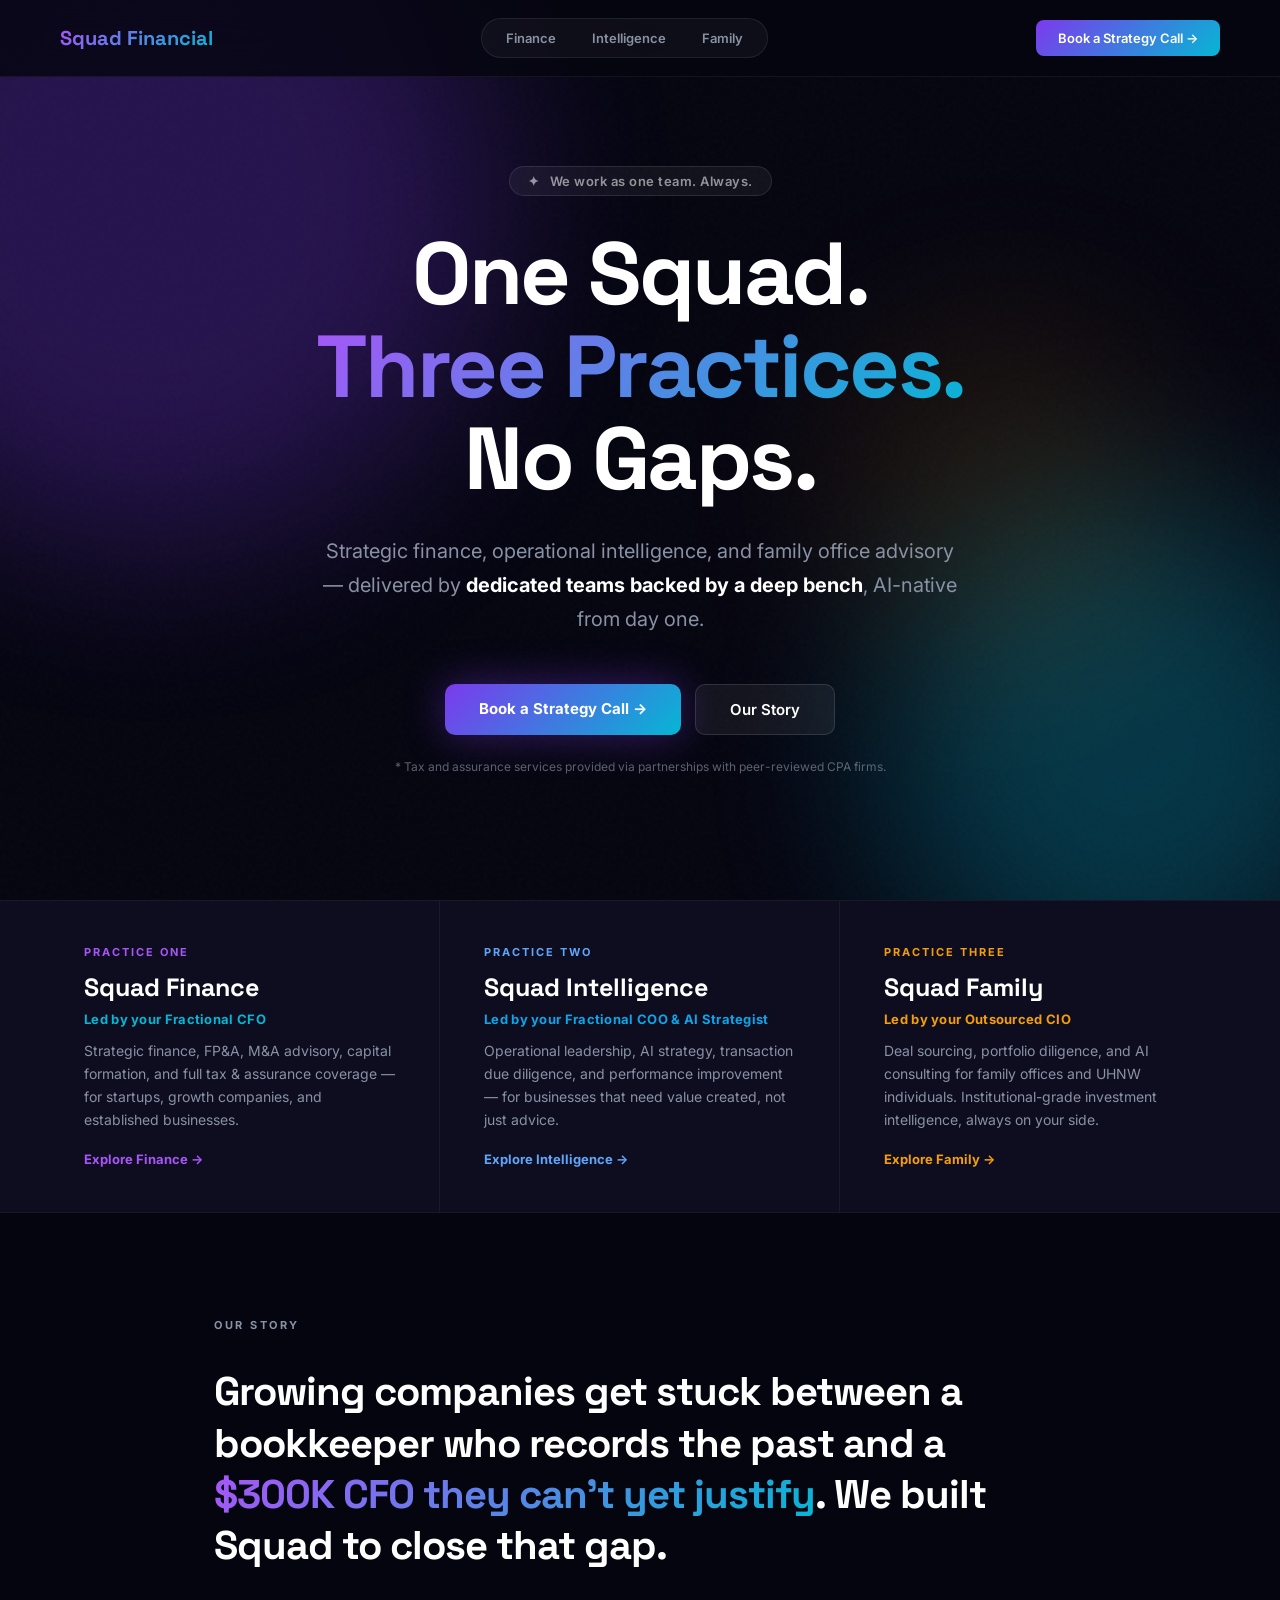
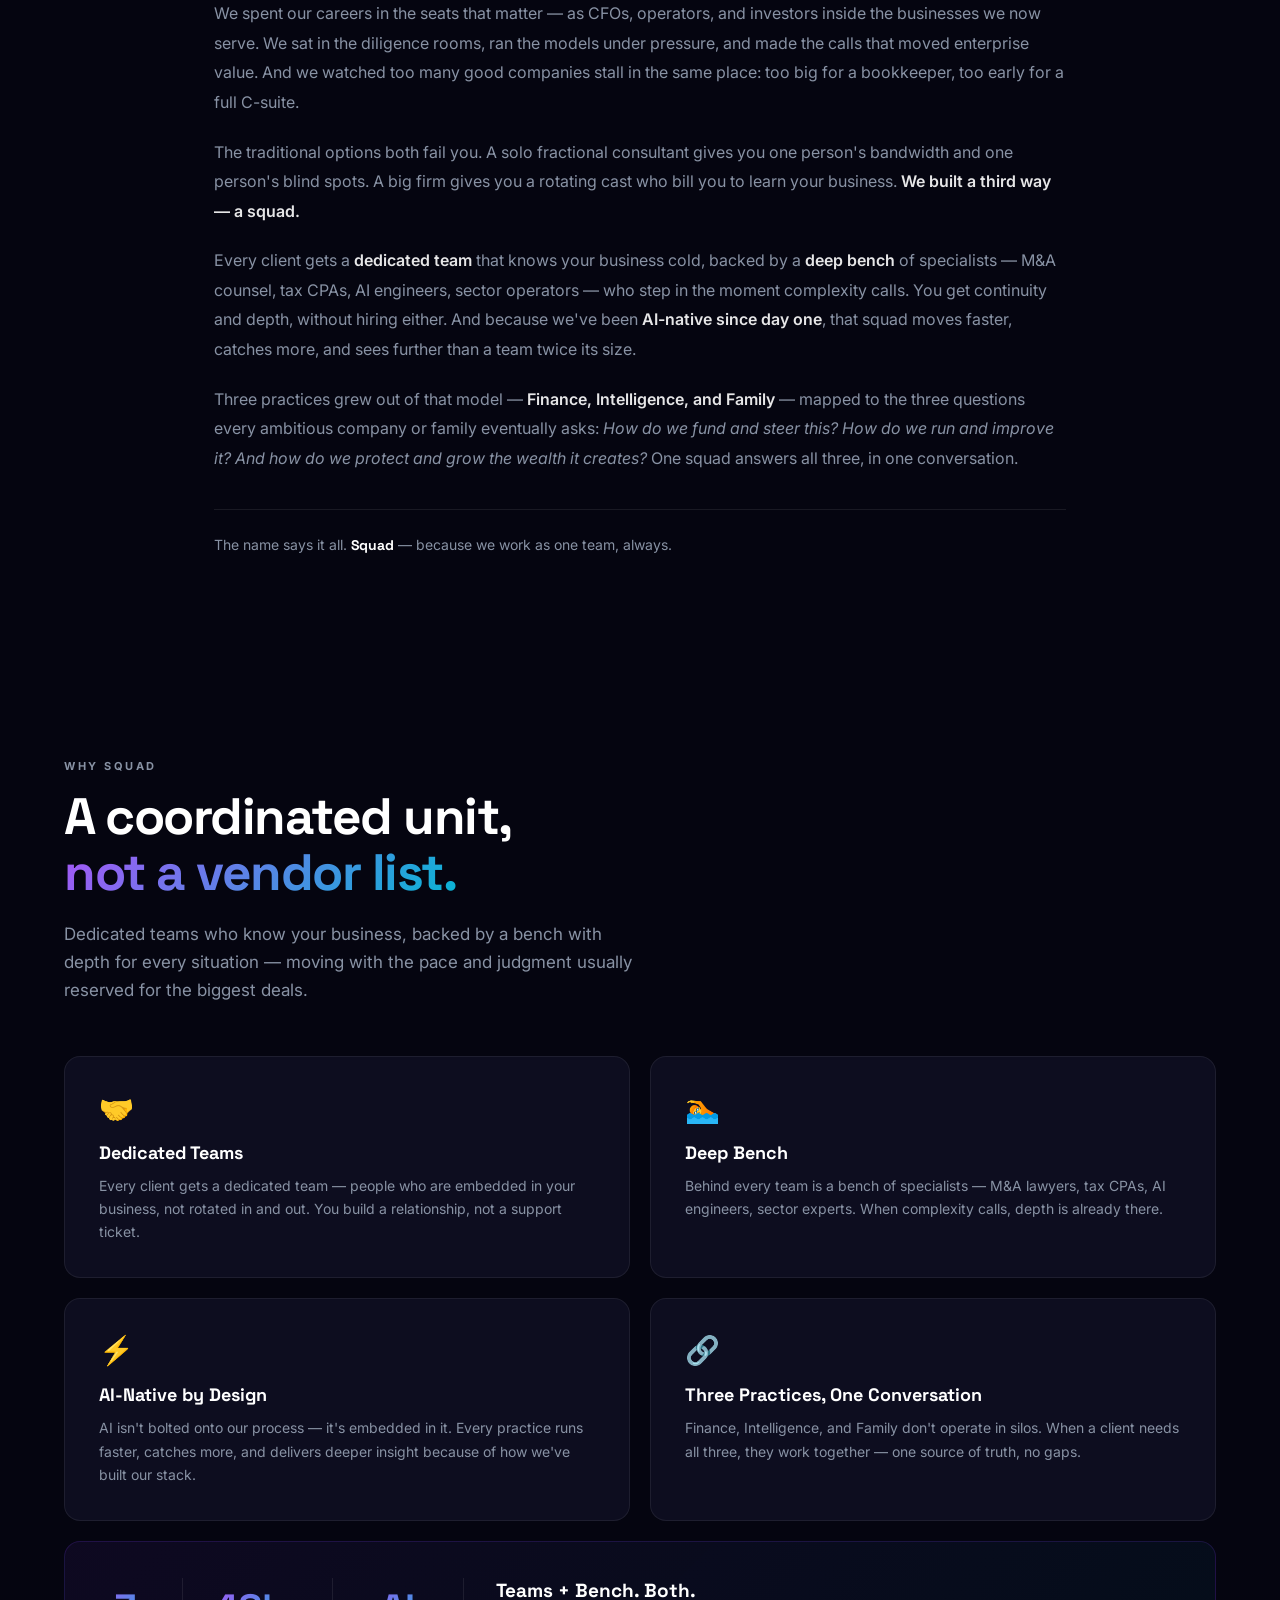
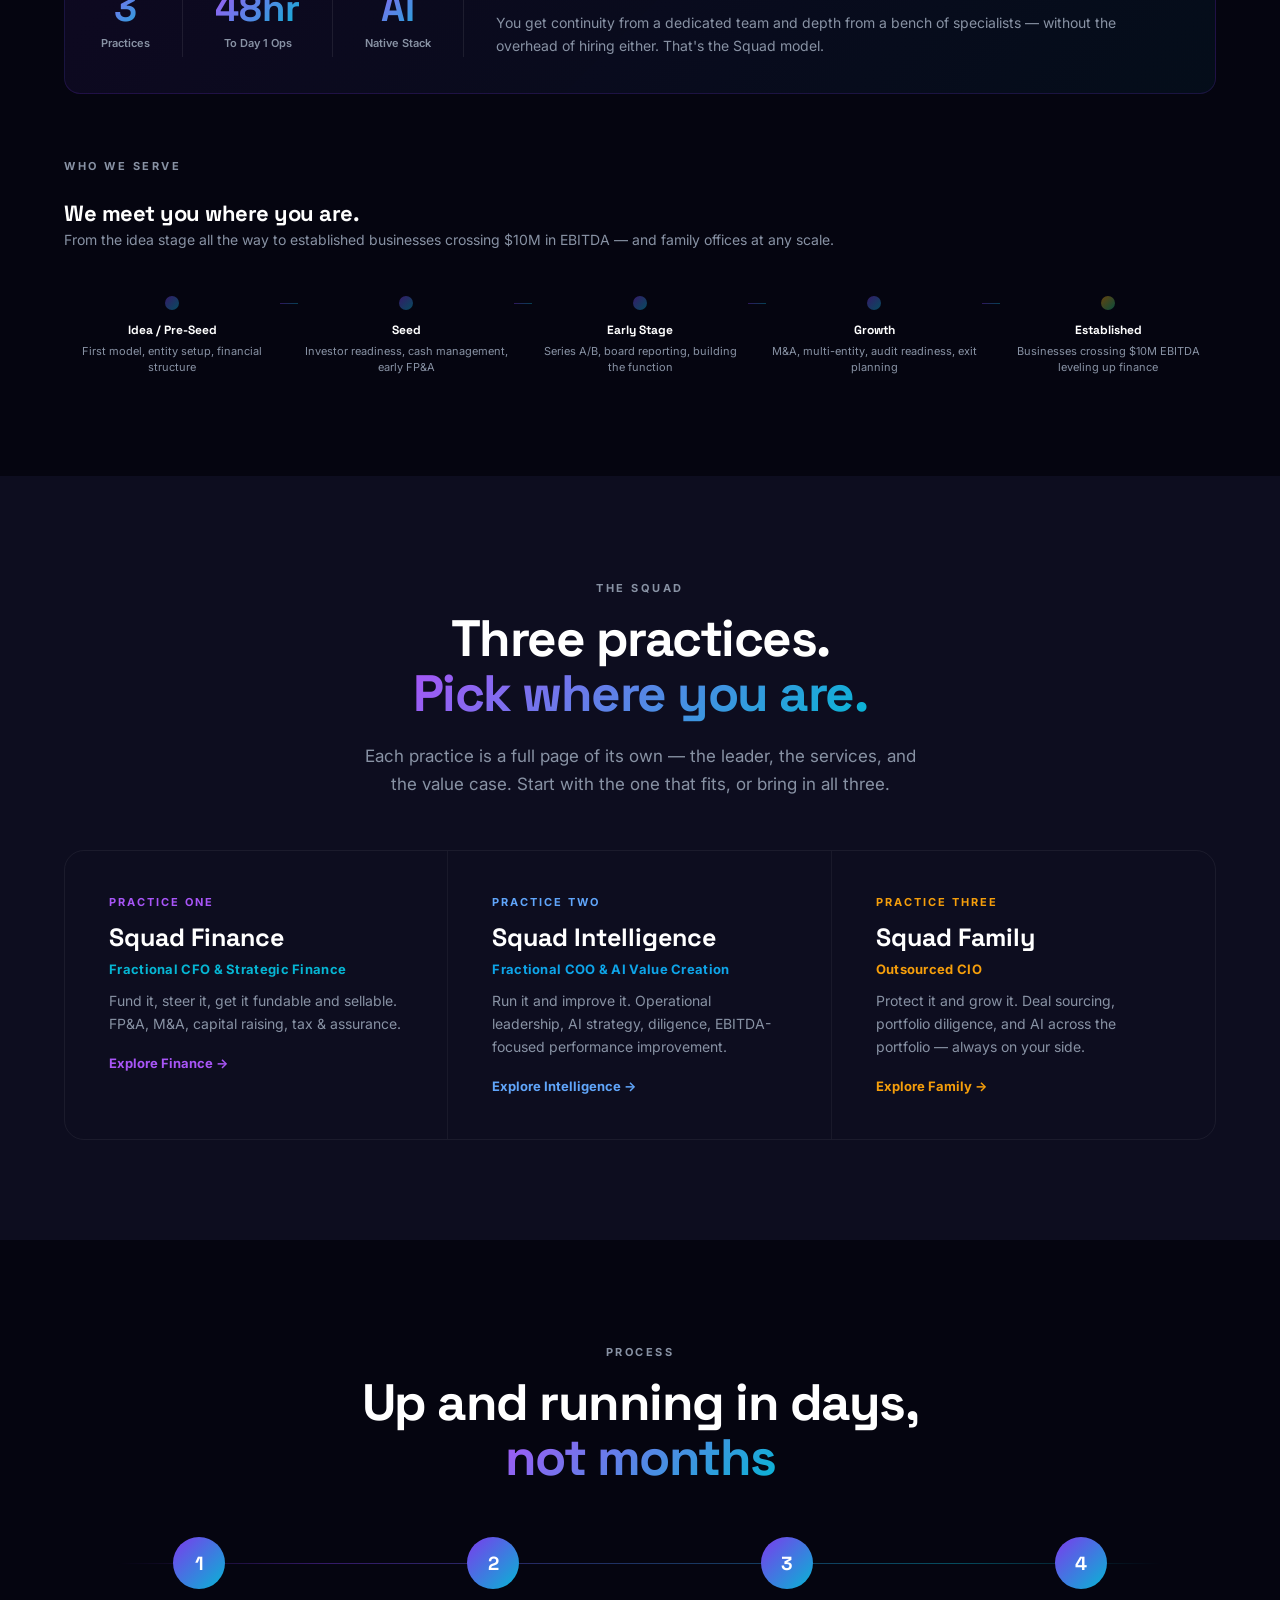
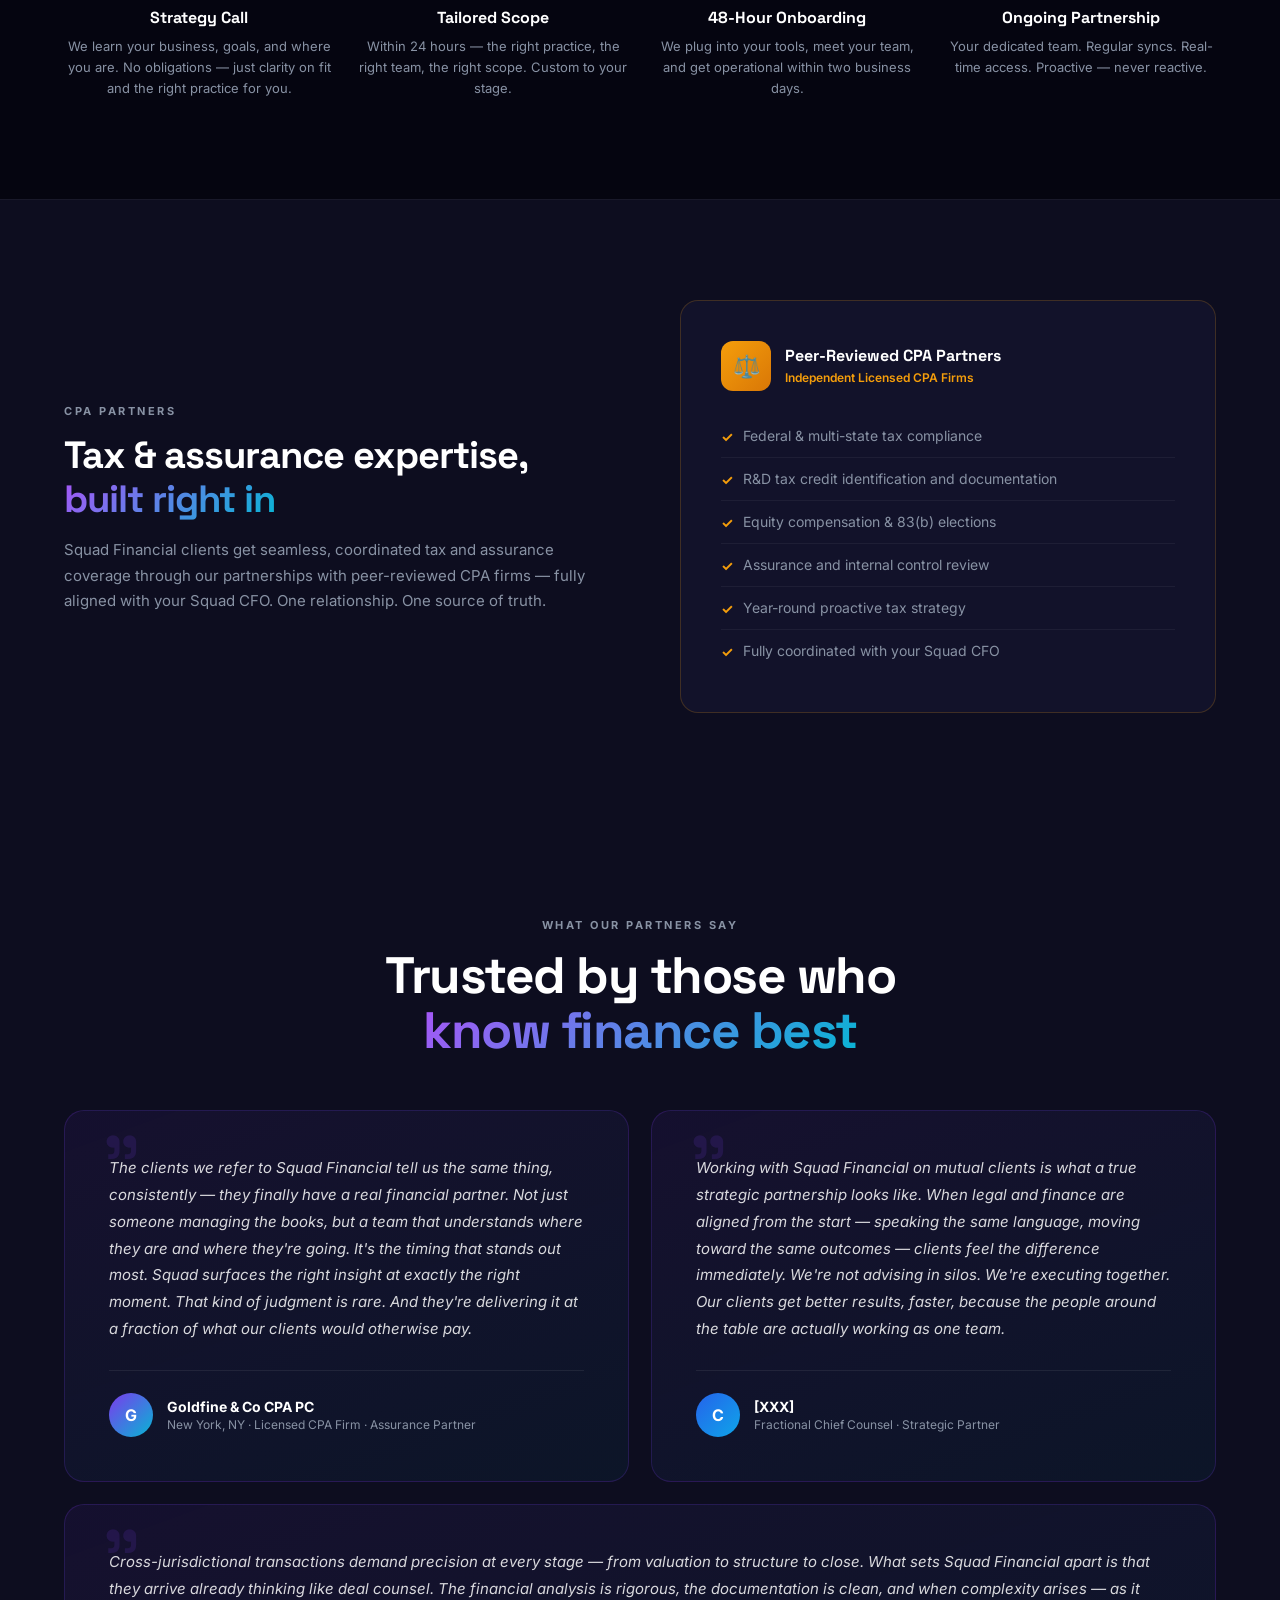
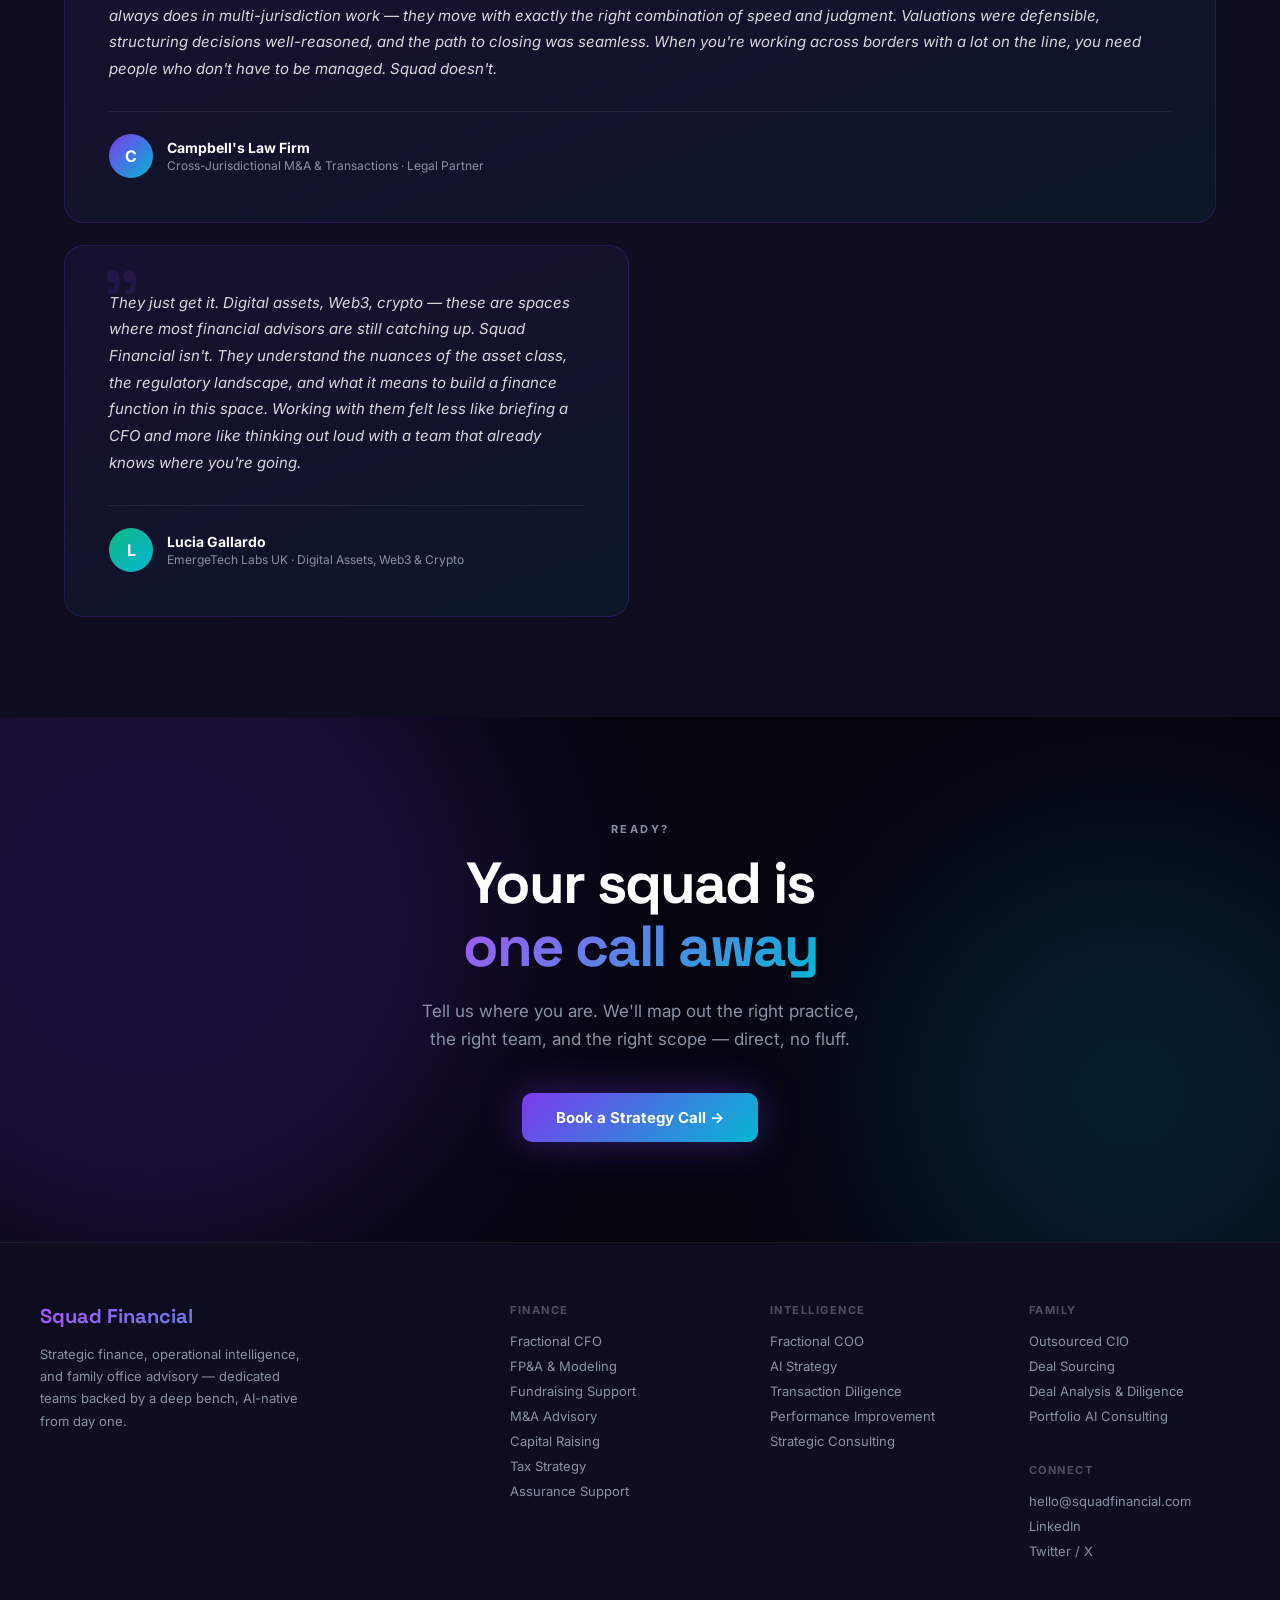
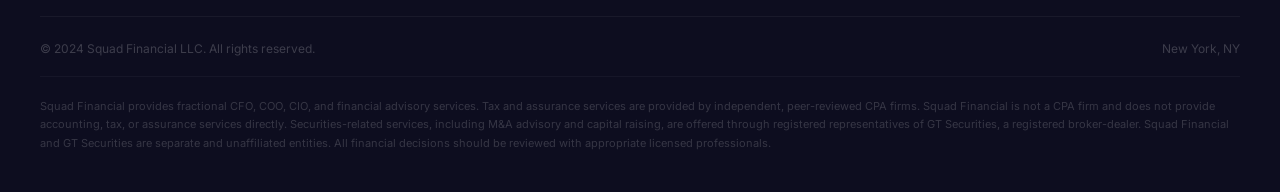
<file: index.html>
<!DOCTYPE html>
<html lang="en">
<head>
  <meta charset="UTF-8" />
  <meta name="viewport" content="width=device-width, initial-scale=1.0" />
  <title>Squad Financial — Strategic Finance, Intelligence & Family Advisory</title>
  <link rel="preconnect" href="https://fonts.googleapis.com" />
  <link rel="preconnect" href="https://fonts.gstatic.com" crossorigin />
  <link href="https://fonts.googleapis.com/css2?family=Inter:wght@400;500;600;700;800;900&family=Space+Grotesk:wght@400;500;600;700&display=swap" rel="stylesheet" />
  <link rel="stylesheet" href="styles.css" />
</head>
<body>

  <nav>
    <a href="index.html" class="nav-logo">Squad Financial</a>
    <div class="nav-practices">
      <a href="finance.html" class="nav-practice fin">Finance</a>
      <a href="intelligence.html" class="nav-practice intel">Intelligence</a>
      <a href="family.html" class="nav-practice fam">Family</a>
    </div>
    <a href="mailto:hello@squadfinancial.com" class="nav-cta">Book a Strategy Call →</a>
  </nav>

  <section class="hero" id="home">
    <div class="orb orb-1"></div>
    <div class="orb orb-2"></div>
    <div class="orb orb-3"></div>
    <div class="hero-content">
      <div class="hero-badge">✦ &nbsp; We work as one team. Always.</div>
      <h1>One Squad.<br/><span class="grad-text-f">Three Practices.</span><br/>No Gaps.</h1>
      <p class="hero-sub">Strategic finance, operational intelligence, and family office advisory — delivered by <strong>dedicated teams backed by a deep bench</strong>, AI-native from day one.</p>
      <div class="hero-actions">
        <a href="mailto:hello@squadfinancial.com" class="btn-primary">Book a Strategy Call →</a>
        <a href="#story" class="btn-ghost">Our Story</a>
      </div>
      <p style="margin-top:24px;font-size:12px;color:rgba(136,146,164,0.65);">* Tax and assurance services provided via partnerships with peer-reviewed CPA firms.</p>
    </div>
  </section>

  <div class="divisions-bar">
    <div class="divisions-grid">
      <a href="finance.html" class="division-entry fin">
        <span class="division-tag">Practice One</span>
        <div class="division-name">Squad Finance</div>
        <div class="division-lead">Led by your Fractional CFO</div>
        <p class="division-desc">Strategic finance, FP&A, M&A advisory, capital formation, and full tax & assurance coverage — for startups, growth companies, and established businesses.</p>
        <span class="division-arrow">Explore Finance →</span>
      </a>
      <a href="intelligence.html" class="division-entry intel">
        <span class="division-tag">Practice Two</span>
        <div class="division-name">Squad Intelligence</div>
        <div class="division-lead">Led by your Fractional COO & AI Strategist</div>
        <p class="division-desc">Operational leadership, AI strategy, transaction due diligence, and performance improvement — for businesses that need value created, not just advice.</p>
        <span class="division-arrow">Explore Intelligence →</span>
      </a>
      <a href="family.html" class="division-entry fam">
        <span class="division-tag">Practice Three</span>
        <div class="division-name">Squad Family</div>
        <div class="division-lead">Led by your Outsourced CIO</div>
        <p class="division-desc">Deal sourcing, portfolio diligence, and AI consulting for family offices and UHNW individuals. Institutional-grade investment intelligence, always on your side.</p>
        <span class="division-arrow">Explore Family →</span>
      </a>
    </div>
  </div>

  <!-- STORY -->
  <section id="story" class="story-section div-section-fin">
    <div class="story-inner reveal">
      <span class="section-label neutral">Our Story</span>
      <p class="story-lead">Growing companies get stuck between a bookkeeper who records the past and a <em>$300K CFO they can't yet justify</em>. We built Squad to close that gap.</p>
      <div class="story-body">
        <p>We spent our careers in the seats that matter — as CFOs, operators, and investors inside the businesses we now serve. We sat in the diligence rooms, ran the models under pressure, and made the calls that moved enterprise value. And we watched too many good companies stall in the same place: too big for a bookkeeper, too early for a full C-suite.</p>
        <p>The traditional options both fail you. A solo fractional consultant gives you one person's bandwidth and one person's blind spots. A big firm gives you a rotating cast who bill you to learn your business. <strong>We built a third way — a squad.</strong></p>
        <p>Every client gets a <strong>dedicated team</strong> that knows your business cold, backed by a <strong>deep bench</strong> of specialists — M&A counsel, tax CPAs, AI engineers, sector operators — who step in the moment complexity calls. You get continuity and depth, without hiring either. And because we've been <strong>AI-native since day one</strong>, that squad moves faster, catches more, and sees further than a team twice its size.</p>
        <p>Three practices grew out of that model — <strong>Finance, Intelligence, and Family</strong> — mapped to the three questions every ambitious company or family eventually asks: <em>How do we fund and steer this? How do we run and improve it? And how do we protect and grow the wealth it creates?</em> One squad answers all three, in one conversation.</p>
      </div>
      <div class="story-signature">The name says it all. <strong>Squad</strong> — because we work as one team, always.</div>
    </div>
  </section>

  <section id="why">
    <div class="section-inner">
      <div class="reveal">
        <span class="section-label neutral">Why Squad</span>
        <h2 class="section-title">A coordinated unit,<br/><span class="grad-text-f">not a vendor list.</span></h2>
        <p class="section-sub">Dedicated teams who know your business, backed by a bench with depth for every situation — moving with the pace and judgment usually reserved for the biggest deals.</p>
      </div>
      <div class="why-grid">
        <div class="why-card reveal">
          <span class="why-icon">🤝</span>
          <h3>Dedicated Teams</h3>
          <p>Every client gets a dedicated team — people who are embedded in your business, not rotated in and out. You build a relationship, not a support ticket.</p>
        </div>
        <div class="why-card reveal">
          <span class="why-icon">🏊</span>
          <h3>Deep Bench</h3>
          <p>Behind every team is a bench of specialists — M&A lawyers, tax CPAs, AI engineers, sector experts. When complexity calls, depth is already there.</p>
        </div>
        <div class="why-card reveal">
          <span class="why-icon">⚡</span>
          <h3>AI-Native by Design</h3>
          <p>AI isn't bolted onto our process — it's embedded in it. Every practice runs faster, catches more, and delivers deeper insight because of how we've built our stack.</p>
        </div>
        <div class="why-card reveal">
          <span class="why-icon">🔗</span>
          <h3>Three Practices, One Conversation</h3>
          <p>Finance, Intelligence, and Family don't operate in silos. When a client needs all three, they work together — one source of truth, no gaps.</p>
        </div>
      </div>
      <div class="bench-highlight reveal">
        <div class="bench-stat"><div class="bench-stat-num">3</div><div class="bench-stat-label">Practices</div></div>
        <div class="bench-divider"></div>
        <div class="bench-stat"><div class="bench-stat-num">48hr</div><div class="bench-stat-label">To Day 1 Ops</div></div>
        <div class="bench-divider"></div>
        <div class="bench-stat"><div class="bench-stat-num">AI</div><div class="bench-stat-label">Native Stack</div></div>
        <div class="bench-divider"></div>
        <div class="bench-text">
          <h3>Teams + Bench. Both.</h3>
          <p>You get continuity from a dedicated team and depth from a bench of specialists — without the overhead of hiring either. That's the Squad model.</p>
        </div>
      </div>
      <div class="reveal" style="margin-top:60px;">
        <span class="section-label neutral">Who We Serve</span>
        <h3 style="font-family:'Space Grotesk',sans-serif;font-size:22px;font-weight:700;letter-spacing:-0.5px;margin:10px 0 4px;">We meet you where you are.</h3>
        <p style="color:var(--gray);font-size:14px;">From the idea stage all the way to established businesses crossing $10M in EBITDA — and family offices at any scale.</p>
      </div>
      <div class="journey-bar reveal">
        <div class="journey-stage"><div class="journey-dot"></div><div class="journey-stage-label">Idea / Pre-Seed</div><div class="journey-stage-sub">First model, entity setup, financial structure</div></div>
        <div class="journey-line"></div>
        <div class="journey-stage"><div class="journey-dot"></div><div class="journey-stage-label">Seed</div><div class="journey-stage-sub">Investor readiness, cash management, early FP&A</div></div>
        <div class="journey-line"></div>
        <div class="journey-stage"><div class="journey-dot"></div><div class="journey-stage-label">Early Stage</div><div class="journey-stage-sub">Series A/B, board reporting, building the function</div></div>
        <div class="journey-line"></div>
        <div class="journey-stage"><div class="journey-dot"></div><div class="journey-stage-label">Growth</div><div class="journey-stage-sub">M&A, multi-entity, audit readiness, exit planning</div></div>
        <div class="journey-line"></div>
        <div class="journey-stage"><div class="journey-dot est"></div><div class="journey-stage-label">Established</div><div class="journey-stage-sub">Businesses crossing $10M EBITDA leveling up finance</div></div>
      </div>
    </div>
  </section>

  <!-- PRACTICES OVERVIEW -->
  <section id="practices" style="background:var(--dark-2);">
    <div class="section-inner">
      <div class="reveal" style="text-align:center;">
        <span class="section-label neutral">The Squad</span>
        <h2 class="section-title">Three practices.<br/><span class="grad-text-f">Pick where you are.</span></h2>
        <p class="section-sub" style="margin:0 auto;">Each practice is a full page of its own — the leader, the services, and the value case. Start with the one that fits, or bring in all three.</p>
      </div>
      <div class="divisions-grid reveal" style="margin-top:52px;border:1px solid rgba(255,255,255,0.06);border-radius:20px;overflow:hidden;">
        <a href="finance.html" class="division-entry fin">
          <span class="division-tag">Practice One</span>
          <div class="division-name">Squad Finance</div>
          <div class="division-lead">Fractional CFO & Strategic Finance</div>
          <p class="division-desc">Fund it, steer it, get it fundable and sellable. FP&A, M&A, capital raising, tax & assurance.</p>
          <span class="division-arrow">Explore Finance →</span>
        </a>
        <a href="intelligence.html" class="division-entry intel">
          <span class="division-tag">Practice Two</span>
          <div class="division-name">Squad Intelligence</div>
          <div class="division-lead">Fractional COO & AI Value Creation</div>
          <p class="division-desc">Run it and improve it. Operational leadership, AI strategy, diligence, EBITDA-focused performance improvement.</p>
          <span class="division-arrow">Explore Intelligence →</span>
        </a>
        <a href="family.html" class="division-entry fam">
          <span class="division-tag">Practice Three</span>
          <div class="division-name">Squad Family</div>
          <div class="division-lead">Outsourced CIO</div>
          <p class="division-desc">Protect it and grow it. Deal sourcing, portfolio diligence, and AI across the portfolio — always on your side.</p>
          <span class="division-arrow">Explore Family →</span>
        </a>
      </div>
    </div>
  </section>

  <!-- HOW IT WORKS -->
  <section id="how-it-works">
    <div class="section-inner">
      <div class="reveal" style="text-align:center;">
        <span class="section-label neutral">Process</span>
        <h2 class="section-title">Up and running in days,<br/><span class="grad-text-f">not months</span></h2>
      </div>
      <div class="steps">
        <div class="step reveal"><div class="step-num">1</div><h3>Strategy Call</h3><p>We learn your business, goals, and where you are. No obligations — just clarity on fit and the right practice for you.</p></div>
        <div class="step reveal"><div class="step-num">2</div><h3>Tailored Scope</h3><p>Within 24 hours — the right practice, the right team, the right scope. Custom to your stage.</p></div>
        <div class="step reveal"><div class="step-num">3</div><h3>48-Hour Onboarding</h3><p>We plug into your tools, meet your team, and get operational within two business days.</p></div>
        <div class="step reveal"><div class="step-num">4</div><h3>Ongoing Partnership</h3><p>Your dedicated team. Regular syncs. Real-time access. Proactive — never reactive.</p></div>
      </div>
    </div>
  </section>

  <!-- PARTNERS -->
  <section class="partners-section" id="partner">
    <div class="section-inner">
      <div class="partner-inner">
        <div class="partner-text reveal">
          <span class="section-label neutral">CPA Partners</span>
          <h2>Tax & assurance expertise,<br/><span class="grad-text-f">built right in</span></h2>
          <p>Squad Financial clients get seamless, coordinated tax and assurance coverage through our partnerships with peer-reviewed CPA firms — fully aligned with your Squad CFO. One relationship. One source of truth.</p>
        </div>
        <div class="partner-card reveal floating">
          <div class="partner-logo-area">
            <div class="partner-logo-icon">⚖️</div>
            <div class="partner-logo-text"><h4>Peer-Reviewed CPA Partners</h4><span>Independent Licensed CPA Firms</span></div>
          </div>
          <ul class="partner-features">
            <li>Federal & multi-state tax compliance</li>
            <li>R&D tax credit identification and documentation</li>
            <li>Equity compensation & 83(b) elections</li>
            <li>Assurance and internal control review</li>
            <li>Year-round proactive tax strategy</li>
            <li>Fully coordinated with your Squad CFO</li>
          </ul>
        </div>
      </div>
    </div>
  </section>

  <!-- TESTIMONIALS -->
  <section id="testimonials" style="background:var(--dark-2);">
    <div class="section-inner">
      <div class="reveal" style="text-align:center;">
        <span class="section-label neutral">What Our Partners Say</span>
        <h2 class="section-title">Trusted by those who<br/><span class="grad-text-f">know finance best</span></h2>
      </div>
      <div class="testimonials-duo">
        <div class="featured-testimonial reveal">
          <div class="featured-quote-mark">"</div>
          <p class="featured-quote-text">The clients we refer to Squad Financial tell us the same thing, consistently — they finally have a real financial partner. Not just someone managing the books, but a team that understands where they are and where they're going. It's the timing that stands out most. Squad surfaces the right insight at exactly the right moment. That kind of judgment is rare. And they're delivering it at a fraction of what our clients would otherwise pay.</p>
          <div class="featured-testimonial-author">
            <div class="testimonial-avatar">G</div>
            <div><div class="testimonial-name">Goldfine & Co CPA PC</div><div class="testimonial-role">New York, NY · Licensed CPA Firm · Assurance Partner</div></div>
          </div>
        </div>
        <div class="featured-testimonial reveal">
          <div class="featured-quote-mark">"</div>
          <p class="featured-quote-text">Working with Squad Financial on mutual clients is what a true strategic partnership looks like. When legal and finance are aligned from the start — speaking the same language, moving toward the same outcomes — clients feel the difference immediately. We're not advising in silos. We're executing together. Our clients get better results, faster, because the people around the table are actually working as one team.</p>
          <div class="featured-testimonial-author">
            <div class="testimonial-avatar" style="background:linear-gradient(135deg,#2563EB,#0EA5E9);">C</div>
            <div><div class="testimonial-name">[XXX]</div><div class="testimonial-role">Fractional Chief Counsel · Strategic Partner</div></div>
          </div>
        </div>
        <div class="featured-testimonial reveal" style="grid-column:span 2;">
          <div class="featured-quote-mark">"</div>
          <p class="featured-quote-text">Cross-jurisdictional transactions demand precision at every stage — from valuation to structure to close. What sets Squad Financial apart is that they arrive already thinking like deal counsel. The financial analysis is rigorous, the documentation is clean, and when complexity arises — as it always does in multi-jurisdiction work — they move with exactly the right combination of speed and judgment. Valuations were defensible, structuring decisions well-reasoned, and the path to closing was seamless. When you're working across borders with a lot on the line, you need people who don't have to be managed. Squad doesn't.</p>
          <div class="featured-testimonial-author">
            <div class="testimonial-avatar" style="background:linear-gradient(135deg,#7C3AED,#06B6D4);">C</div>
            <div><div class="testimonial-name">Campbell's Law Firm</div><div class="testimonial-role">Cross-Jurisdictional M&A & Transactions · Legal Partner</div></div>
          </div>
        </div>
        <div class="featured-testimonial reveal">
          <div class="featured-quote-mark">"</div>
          <p class="featured-quote-text">They just get it. Digital assets, Web3, crypto — these are spaces where most financial advisors are still catching up. Squad Financial isn't. They understand the nuances of the asset class, the regulatory landscape, and what it means to build a finance function in this space. Working with them felt less like briefing a CFO and more like thinking out loud with a team that already knows where you're going.</p>
          <div class="featured-testimonial-author">
            <div class="testimonial-avatar" style="background:linear-gradient(135deg,#10B981,#06B6D4);">L</div>
            <div><div class="testimonial-name">Lucia Gallardo</div><div class="testimonial-role">EmergeTech Labs UK · Digital Assets, Web3 & Crypto</div></div>
          </div>
        </div>
      </div>
    </div>
  </section>

  <!-- CTA -->
  <section class="cta-section">
    <div class="orb orb-1" style="opacity:0.18;"></div>
    <div class="orb orb-2" style="opacity:0.13;"></div>
    <div class="section-inner cta-inner">
      <span class="section-label neutral">Ready?</span>
      <h2>Your squad is<br/><span class="grad-text-f">one call away</span></h2>
      <p>Tell us where you are. We'll map out the right practice, the right team, and the right scope — direct, no fluff.</p>
      <a href="mailto:hello@squadfinancial.com" class="btn-primary">Book a Strategy Call →</a>
    </div>
  </section>

  <!-- FOOTER -->
  <footer>
    <div class="footer-inner">
      <div class="footer-top">
        <div class="footer-brand">
          <h3>Squad Financial</h3>
          <p>Strategic finance, operational intelligence, and family office advisory — dedicated teams backed by a deep bench, AI-native from day one.</p>
        </div>
        <div class="footer-col">
          <h4>Finance</h4>
          <a href="finance.html">Fractional CFO</a><a href="finance.html">FP&A & Modeling</a><a href="finance.html">Fundraising Support</a><a href="finance.html">M&A Advisory</a><a href="finance.html">Capital Raising</a><a href="finance.html">Tax Strategy</a><a href="finance.html">Assurance Support</a>
        </div>
        <div class="footer-col">
          <h4>Intelligence</h4>
          <a href="intelligence.html">Fractional COO</a><a href="intelligence.html">AI Strategy</a><a href="intelligence.html">Transaction Diligence</a><a href="intelligence.html">Performance Improvement</a><a href="intelligence.html">Strategic Consulting</a>
        </div>
        <div class="footer-col">
          <h4>Family</h4>
          <a href="family.html">Outsourced CIO</a><a href="family.html">Deal Sourcing</a><a href="family.html">Deal Analysis & Diligence</a><a href="family.html">Portfolio AI Consulting</a>
          <br/>
          <h4 style="margin-top:10px;">Connect</h4>
          <a href="mailto:hello@squadfinancial.com">hello@squadfinancial.com</a>
          <span>LinkedIn</span><span>Twitter / X</span>
        </div>
      </div>
      <div class="footer-bottom">
        <p>© 2024 Squad Financial LLC. All rights reserved.</p>
        <p>New York, NY</p>
      </div>
      <p class="footer-disclaimer">Squad Financial provides fractional CFO, COO, CIO, and financial advisory services. Tax and assurance services are provided by independent, peer-reviewed CPA firms. Squad Financial is not a CPA firm and does not provide accounting, tax, or assurance services directly. Securities-related services, including M&A advisory and capital raising, are offered through registered representatives of GT Securities, a registered broker-dealer. Squad Financial and GT Securities are separate and unaffiliated entities. All financial decisions should be reviewed with appropriate licensed professionals.</p>
    </div>
  </footer>

  <script>
    const observer = new IntersectionObserver((entries) => {
      entries.forEach(el => { if (el.isIntersecting) el.target.classList.add('visible'); });
    }, { threshold: 0.07, rootMargin: '0px 0px -30px 0px' });
    document.querySelectorAll('.reveal').forEach((el, i) => {
      el.style.transitionDelay = `${(i % 4) * 0.08}s`;
      observer.observe(el);
    });
  </script>
</body>
</html>
</file>
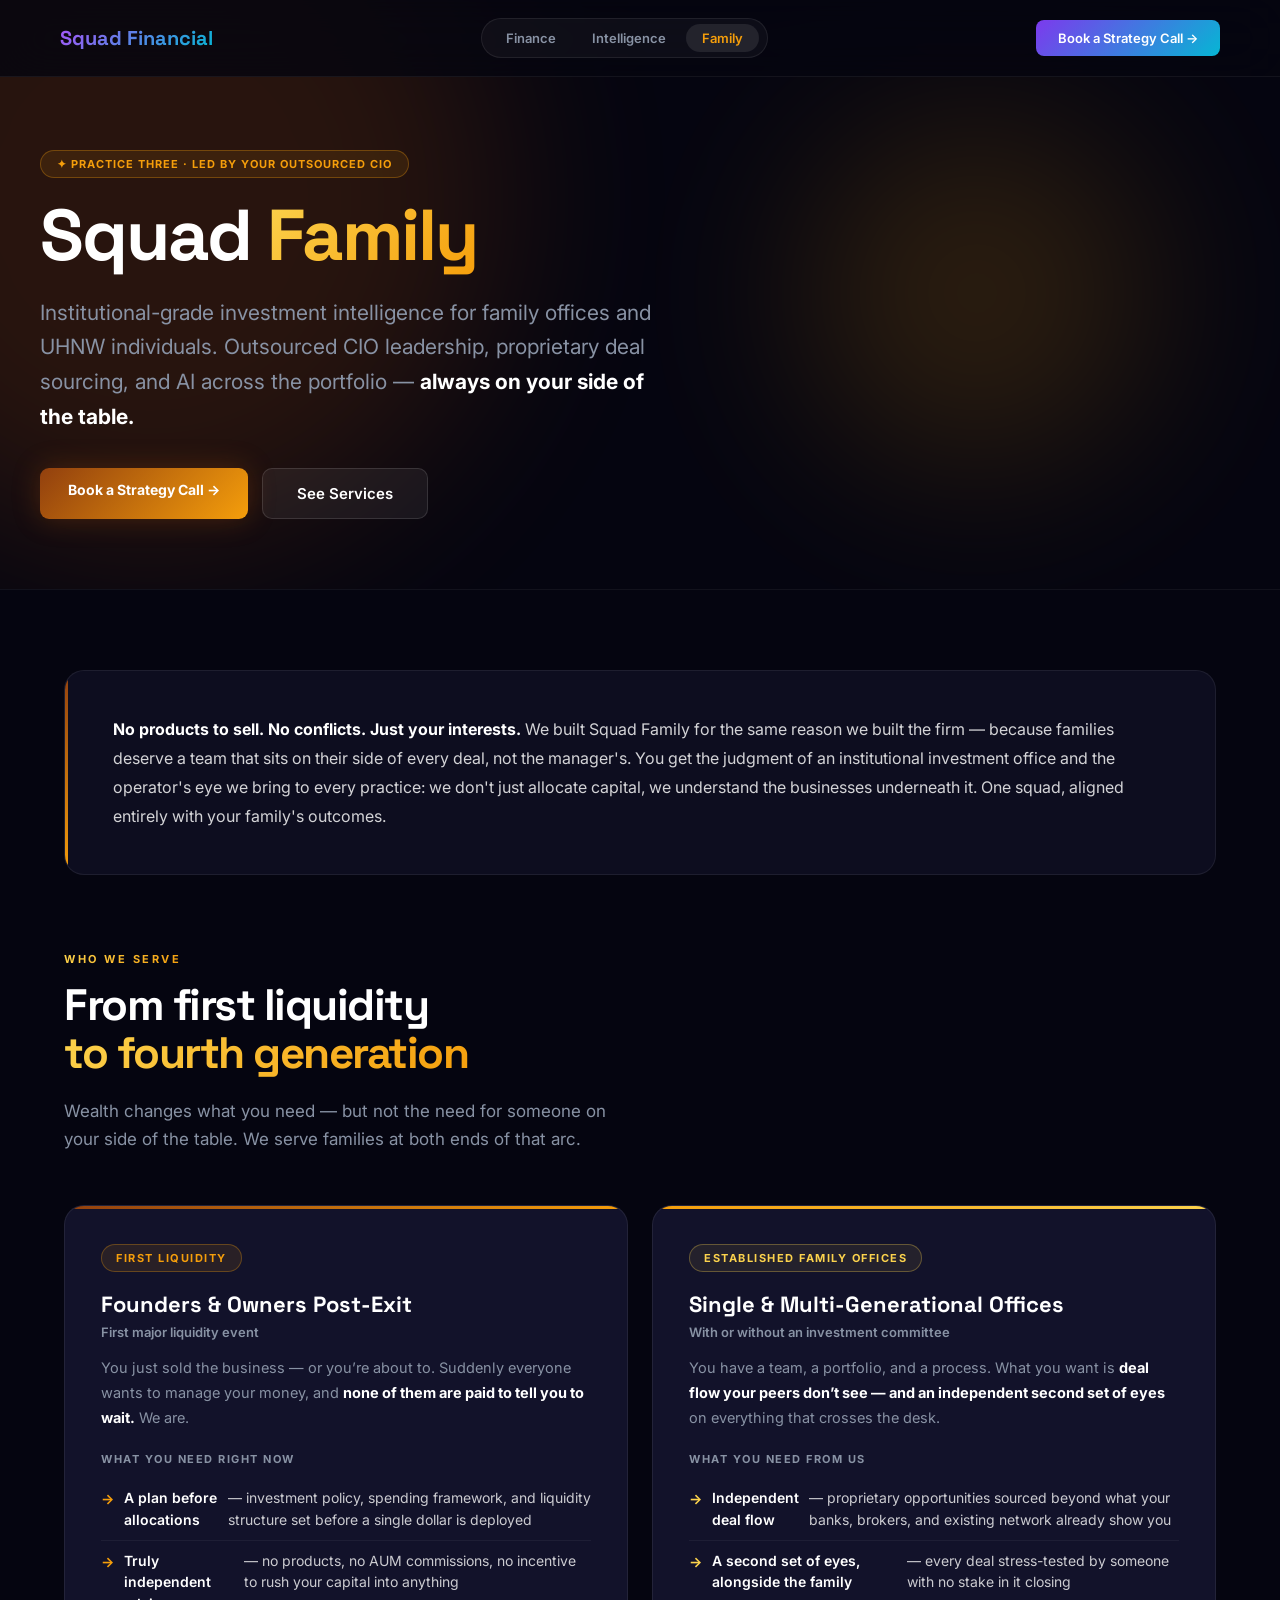
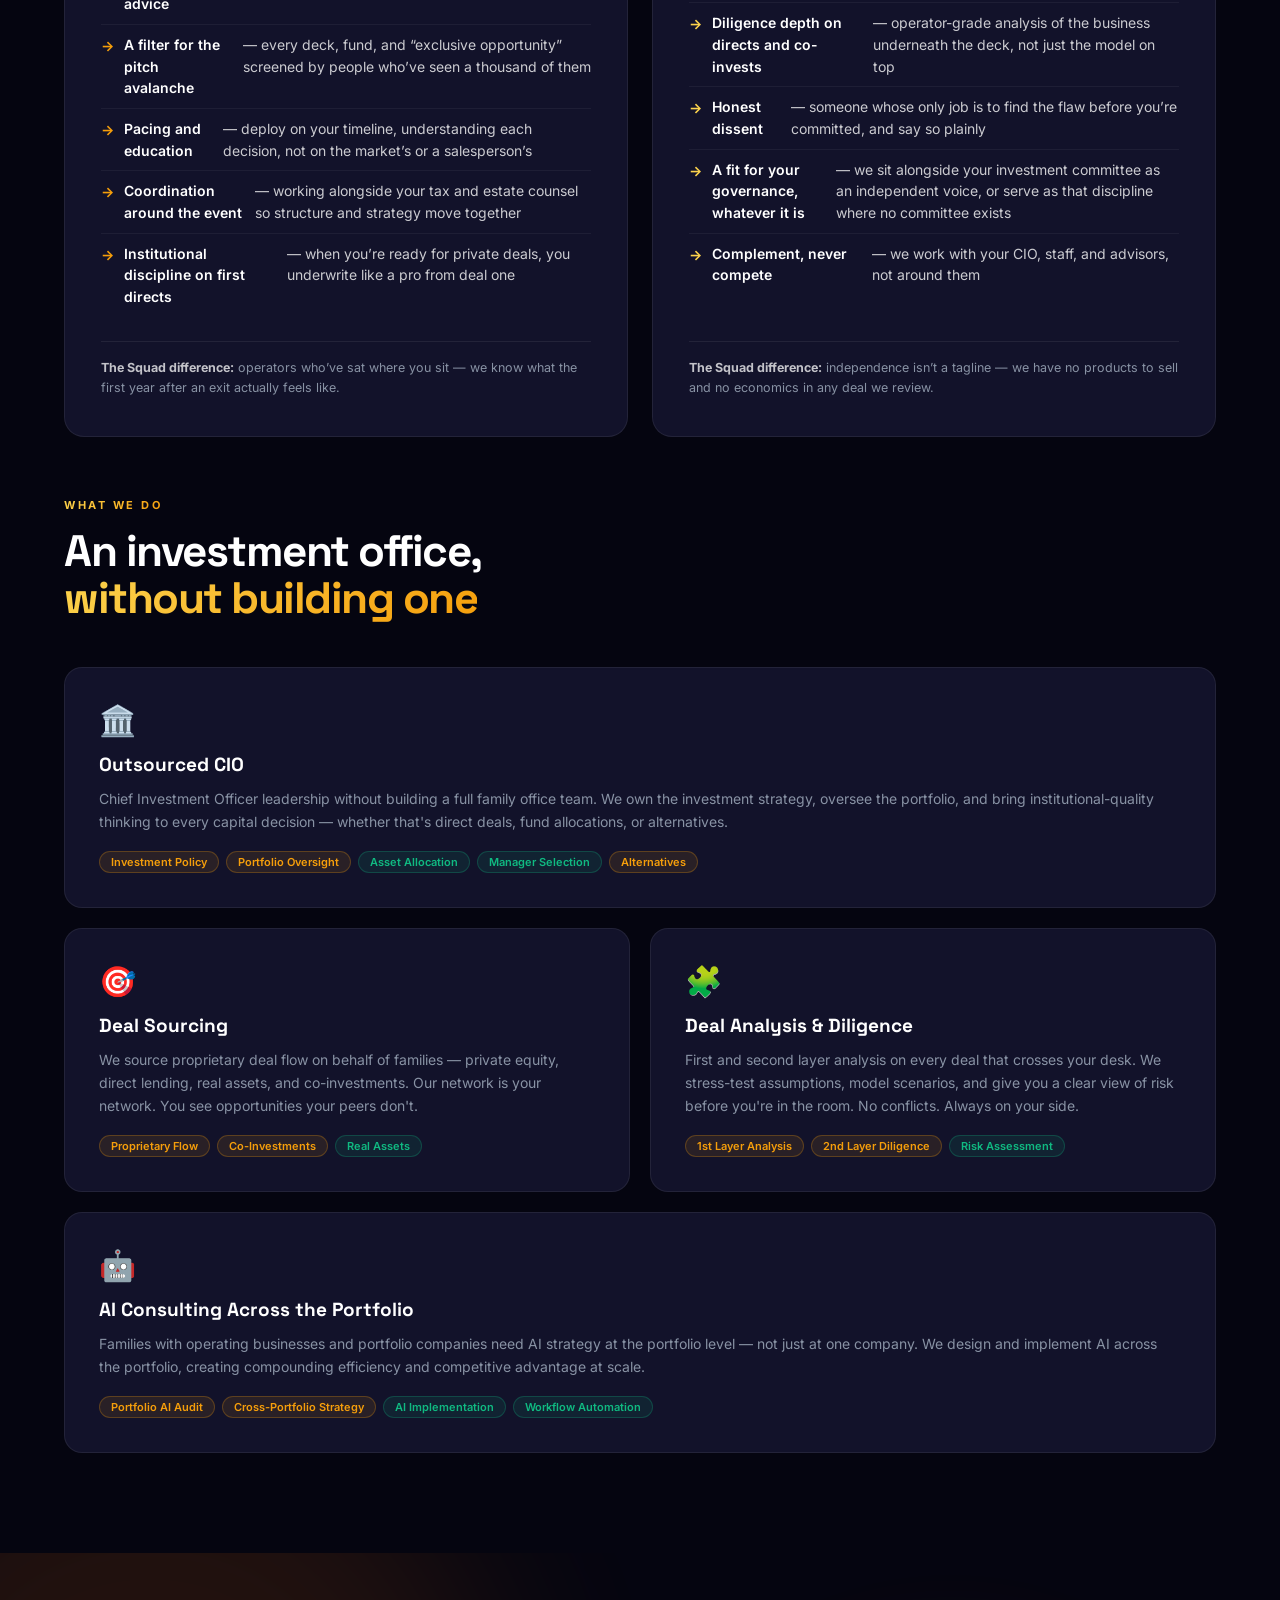
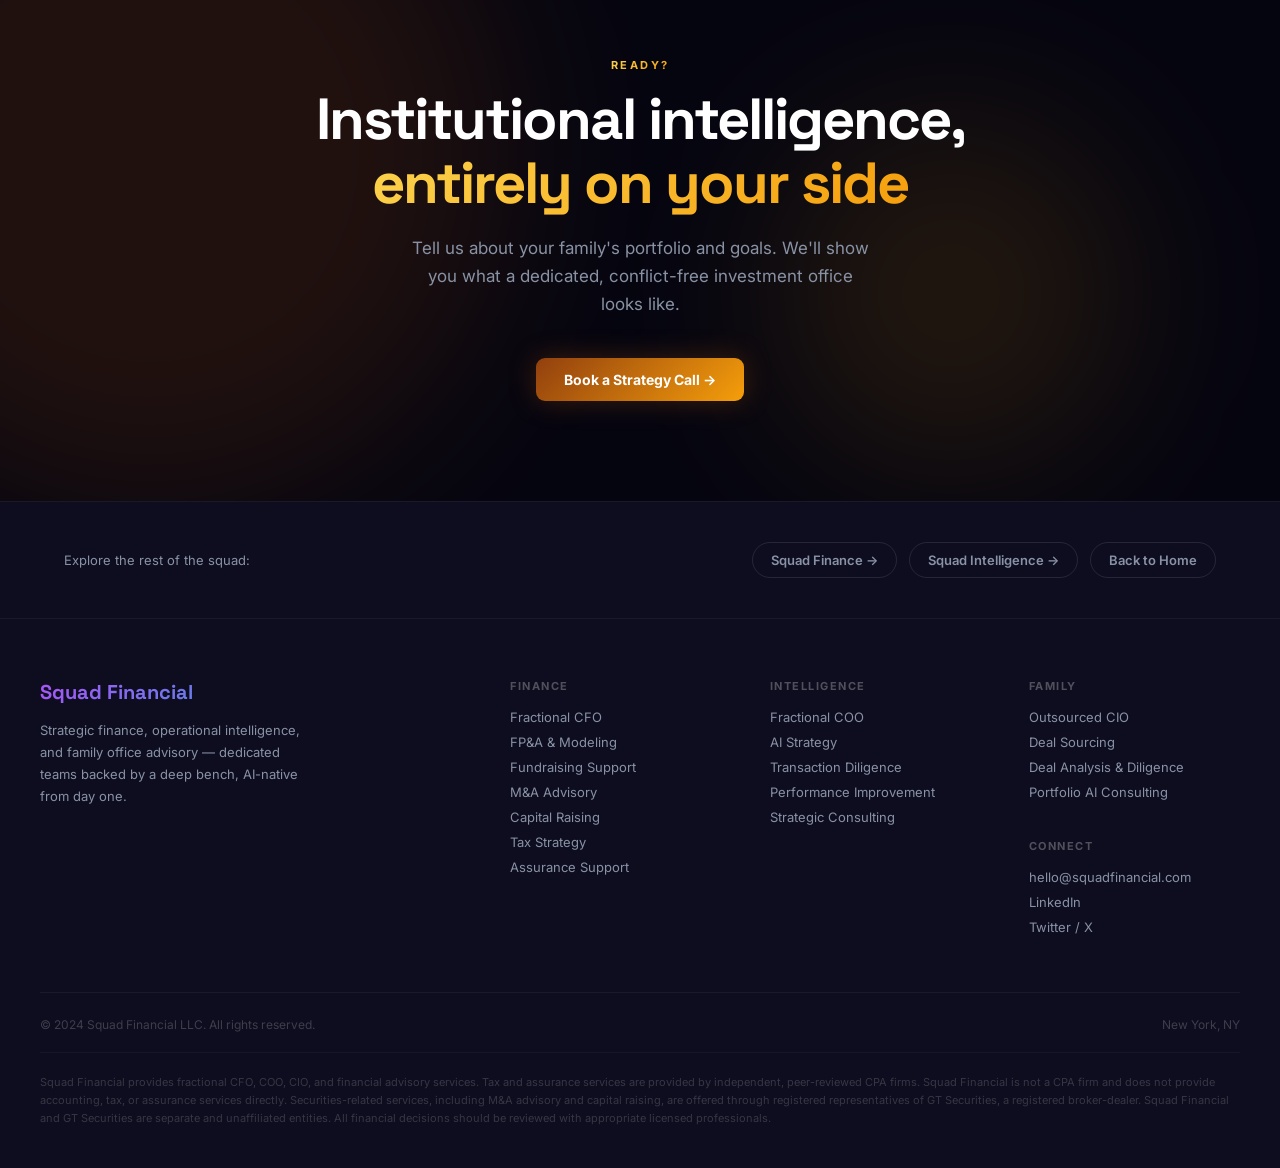
<file: family.html>
<!DOCTYPE html>
<html lang="en">
<head>
  <meta charset="UTF-8" />
  <meta name="viewport" content="width=device-width, initial-scale=1.0" />
  <title>Squad Family — Outsourced CIO & Family Office Advisory | Squad Financial</title>
  <link rel="preconnect" href="https://fonts.googleapis.com" />
  <link rel="preconnect" href="https://fonts.gstatic.com" crossorigin />
  <link href="https://fonts.googleapis.com/css2?family=Inter:wght@400;500;600;700;800;900&family=Space+Grotesk:wght@400;500;600;700&display=swap" rel="stylesheet" />
  <link rel="stylesheet" href="styles.css" />
</head>
<body>

  <nav>
    <a href="index.html" class="nav-logo">Squad Financial</a>
    <div class="nav-practices">
      <a href="finance.html" class="nav-practice fin">Finance</a>
      <a href="intelligence.html" class="nav-practice intel">Intelligence</a>
      <a href="family.html" class="nav-practice fam active">Family</a>
    </div>
    <a href="mailto:hello@squadfinancial.com" class="nav-cta">Book a Strategy Call →</a>
  </nav>

  <!-- HERO -->
  <section class="page-hero div-section-fam">
    <div class="orb orb-1" style="background:#B45309;opacity:0.20;"></div>
    <div class="orb orb-3" style="background:#F59E0B;opacity:0.16;top:20%;right:10%;"></div>
    <div class="page-hero-inner">
      <div class="division-pill pill-fam">✦ Practice Three · Led by your Outsourced CIO</div>
      <h1>Squad <span class="grad-text-fam">Family</span></h1>
      <p class="page-hero-sub">Institutional-grade investment intelligence for family offices and UHNW individuals. Outsourced CIO leadership, proprietary deal sourcing, and AI across the portfolio — <strong>always on your side of the table.</strong></p>
      <div class="page-hero-actions">
        <a href="mailto:hello@squadfinancial.com" class="btn-fam">Book a Strategy Call →</a>
        <a href="#services" class="btn-ghost">See Services</a>
      </div>
    </div>
  </section>

  <!-- STORY TIE-IN -->
  <section class="div-section-fam">
    <div class="section-inner" style="padding-top:72px;padding-bottom:0;">
      <div class="practice-story fam reveal">
        <p><strong>No products to sell. No conflicts. Just your interests.</strong> We built Squad Family for the same reason we built the firm — because families deserve a team that sits on their side of every deal, not the manager's. You get the judgment of an institutional investment office and the operator's eye we bring to every practice: we don't just allocate capital, we understand the businesses underneath it. One squad, aligned entirely with your family's outcomes.</p>
      </div>
    </div>
  </section>


  <!-- WHO WE SERVE -->
  <section id="who" class="div-section-fam">
    <div class="section-inner" style="padding-top:72px;padding-bottom:0;">
      <div class="reveal">
        <span class="section-label fam">Who We Serve</span>
        <h2 class="section-title" style="font-size:clamp(28px,3.5vw,44px);">From first liquidity<br/><span class="grad-text-fam">to fourth generation</span></h2>
        <p class="section-sub" style="margin-top:16px;">Wealth changes what you need &mdash; but not the need for someone on your side of the table. We serve families at both ends of that arc.</p>
      </div>
      <div class="client-split">

        <div class="client-col seg-fam-a reveal">
          <span class="client-pill p-fam">First Liquidity</span>
          <h3>Founders &amp; Owners Post-Exit</h3>
          <div class="client-range">First major liquidity event</div>
          <p>You just sold the business &mdash; or you&rsquo;re about to. Suddenly everyone wants to manage your money, and <strong>none of them are paid to tell you to wait.</strong> We are.</p>
          <div class="needs-label">What you need right now</div>
          <ul class="needs-list">
            <li><strong>A plan before allocations</strong> &mdash; investment policy, spending framework, and liquidity structure set before a single dollar is deployed</li>
            <li><strong>Truly independent advice</strong> &mdash; no products, no AUM commissions, no incentive to rush your capital into anything</li>
            <li><strong>A filter for the pitch avalanche</strong> &mdash; every deck, fund, and &ldquo;exclusive opportunity&rdquo; screened by people who&rsquo;ve seen a thousand of them</li>
            <li><strong>Pacing and education</strong> &mdash; deploy on your timeline, understanding each decision, not on the market&rsquo;s or a salesperson&rsquo;s</li>
            <li><strong>Coordination around the event</strong> &mdash; working alongside your tax and estate counsel so structure and strategy move together</li>
            <li><strong>Institutional discipline on first directs</strong> &mdash; when you&rsquo;re ready for private deals, you underwrite like a pro from deal one</li>
          </ul>
          <div class="client-footnote"><strong>The Squad difference:</strong> operators who&rsquo;ve sat where you sit &mdash; we know what the first year after an exit actually feels like.</div>
        </div>

        <div class="client-col seg-fam-b reveal">
          <span class="client-pill p-famc">Established Family Offices</span>
          <h3>Single &amp; Multi-Generational Offices</h3>
          <div class="client-range">With or without an investment committee</div>
          <p>You have a team, a portfolio, and a process. What you want is <strong>deal flow your peers don&rsquo;t see &mdash; and an independent second set of eyes</strong> on everything that crosses the desk.</p>
          <div class="needs-label">What you need from us</div>
          <ul class="needs-list">
            <li><strong>Independent deal flow</strong> &mdash; proprietary opportunities sourced beyond what your banks, brokers, and existing network already show you</li>
            <li><strong>A second set of eyes, alongside the family</strong> &mdash; every deal stress-tested by someone with no stake in it closing</li>
            <li><strong>Diligence depth on directs and co-invests</strong> &mdash; operator-grade analysis of the business underneath the deck, not just the model on top</li>
            <li><strong>Honest dissent</strong> &mdash; someone whose only job is to find the flaw before you&rsquo;re committed, and say so plainly</li>
            <li><strong>A fit for your governance, whatever it is</strong> &mdash; we sit alongside your investment committee as an independent voice, or serve as that discipline where no committee exists</li>
            <li><strong>Complement, never compete</strong> &mdash; we work with your CIO, staff, and advisors, not around them</li>
          </ul>
          <div class="client-footnote"><strong>The Squad difference:</strong> independence isn&rsquo;t a tagline &mdash; we have no products to sell and no economics in any deal we review.</div>
        </div>

      </div>
    </div>
  </section>

  <!-- SERVICES -->
  <section id="services" class="div-section-fam">
    <div class="section-inner" style="padding-top:56px;">
      <div class="reveal" style="margin-bottom:44px;">
        <span class="section-label fam">What We Do</span>
        <h2 class="section-title" style="font-size:clamp(28px,3.5vw,44px);">An investment office,<br/><span class="grad-text-fam">without building one</span></h2>
      </div>
      <div class="services-grid">
        <div class="service-card fam-card wide reveal">
          <span class="service-icon">🏛️</span>
          <h3>Outsourced CIO</h3>
          <p>Chief Investment Officer leadership without building a full family office team. We own the investment strategy, oversee the portfolio, and bring institutional-quality thinking to every capital decision — whether that's direct deals, fund allocations, or alternatives.</p>
          <div class="service-tags"><span class="tag tag-fam">Investment Policy</span><span class="tag tag-fam">Portfolio Oversight</span><span class="tag tag-g">Asset Allocation</span><span class="tag tag-g">Manager Selection</span><span class="tag tag-fam">Alternatives</span></div>
        </div>
        <div class="service-card fam-card reveal">
          <span class="service-icon">🎯</span>
          <h3>Deal Sourcing</h3>
          <p>We source proprietary deal flow on behalf of families — private equity, direct lending, real assets, and co-investments. Our network is your network. You see opportunities your peers don't.</p>
          <div class="service-tags"><span class="tag tag-fam">Proprietary Flow</span><span class="tag tag-fam">Co-Investments</span><span class="tag tag-g">Real Assets</span></div>
        </div>
        <div class="service-card fam-card reveal">
          <span class="service-icon">🧩</span>
          <h3>Deal Analysis & Diligence</h3>
          <p>First and second layer analysis on every deal that crosses your desk. We stress-test assumptions, model scenarios, and give you a clear view of risk before you're in the room. No conflicts. Always on your side.</p>
          <div class="service-tags"><span class="tag tag-fam">1st Layer Analysis</span><span class="tag tag-fam">2nd Layer Diligence</span><span class="tag tag-g">Risk Assessment</span></div>
        </div>
        <div class="service-card fam-card wide reveal">
          <span class="service-icon">🤖</span>
          <h3>AI Consulting Across the Portfolio</h3>
          <p>Families with operating businesses and portfolio companies need AI strategy at the portfolio level — not just at one company. We design and implement AI across the portfolio, creating compounding efficiency and competitive advantage at scale.</p>
          <div class="service-tags"><span class="tag tag-fam">Portfolio AI Audit</span><span class="tag tag-fam">Cross-Portfolio Strategy</span><span class="tag tag-g">AI Implementation</span><span class="tag tag-g">Workflow Automation</span></div>
        </div>
      </div>
    </div>
  </section>

  <!-- CTA -->
  <section class="cta-section div-section-fam">
    <div class="orb orb-1" style="background:#B45309;opacity:0.16;"></div>
    <div class="orb orb-3" style="background:#F59E0B;opacity:0.12;top:30%;right:12%;"></div>
    <div class="section-inner cta-inner">
      <span class="section-label fam">Ready?</span>
      <h2>Institutional intelligence,<br/><span class="grad-text-fam">entirely on your side</span></h2>
      <p>Tell us about your family's portfolio and goals. We'll show you what a dedicated, conflict-free investment office looks like.</p>
      <a href="mailto:hello@squadfinancial.com" class="btn-fam">Book a Strategy Call →</a>
    </div>
  </section>

  <!-- PRACTICE NAV -->
  <div class="practice-foot-nav">
    <div class="practice-foot-nav-inner">
      <span style="color:var(--gray);font-size:13px;">Explore the rest of the squad:</span>
      <div class="other-practices">
        <a href="finance.html" class="other-practice-link">Squad Finance →</a>
        <a href="intelligence.html" class="other-practice-link">Squad Intelligence →</a>
        <a href="index.html" class="other-practice-link">Back to Home</a>
      </div>
    </div>
  </div>

  <!-- FOOTER -->
  <footer>
    <div class="footer-inner">
      <div class="footer-top">
        <div class="footer-brand">
          <h3>Squad Financial</h3>
          <p>Strategic finance, operational intelligence, and family office advisory — dedicated teams backed by a deep bench, AI-native from day one.</p>
        </div>
        <div class="footer-col">
          <h4>Finance</h4>
          <a href="finance.html">Fractional CFO</a><a href="finance.html">FP&A & Modeling</a><a href="finance.html">Fundraising Support</a><a href="finance.html">M&A Advisory</a><a href="finance.html">Capital Raising</a><a href="finance.html">Tax Strategy</a><a href="finance.html">Assurance Support</a>
        </div>
        <div class="footer-col">
          <h4>Intelligence</h4>
          <a href="intelligence.html">Fractional COO</a><a href="intelligence.html">AI Strategy</a><a href="intelligence.html">Transaction Diligence</a><a href="intelligence.html">Performance Improvement</a><a href="intelligence.html">Strategic Consulting</a>
        </div>
        <div class="footer-col">
          <h4>Family</h4>
          <a href="family.html">Outsourced CIO</a><a href="family.html">Deal Sourcing</a><a href="family.html">Deal Analysis & Diligence</a><a href="family.html">Portfolio AI Consulting</a>
          <br/>
          <h4 style="margin-top:10px;">Connect</h4>
          <a href="mailto:hello@squadfinancial.com">hello@squadfinancial.com</a>
          <span>LinkedIn</span><span>Twitter / X</span>
        </div>
      </div>
      <div class="footer-bottom">
        <p>© 2024 Squad Financial LLC. All rights reserved.</p>
        <p>New York, NY</p>
      </div>
      <p class="footer-disclaimer">Squad Financial provides fractional CFO, COO, CIO, and financial advisory services. Tax and assurance services are provided by independent, peer-reviewed CPA firms. Squad Financial is not a CPA firm and does not provide accounting, tax, or assurance services directly. Securities-related services, including M&A advisory and capital raising, are offered through registered representatives of GT Securities, a registered broker-dealer. Squad Financial and GT Securities are separate and unaffiliated entities. All financial decisions should be reviewed with appropriate licensed professionals.</p>
    </div>
  </footer>

  <script>
    const observer = new IntersectionObserver((entries) => {
      entries.forEach(el => { if (el.isIntersecting) el.target.classList.add('visible'); });
    }, { threshold: 0.07, rootMargin: '0px 0px -30px 0px' });
    document.querySelectorAll('.reveal').forEach((el, i) => {
      el.style.transitionDelay = `${(i % 4) * 0.08}s`;
      observer.observe(el);
    });
  </script>
</body>
</html>
</file>
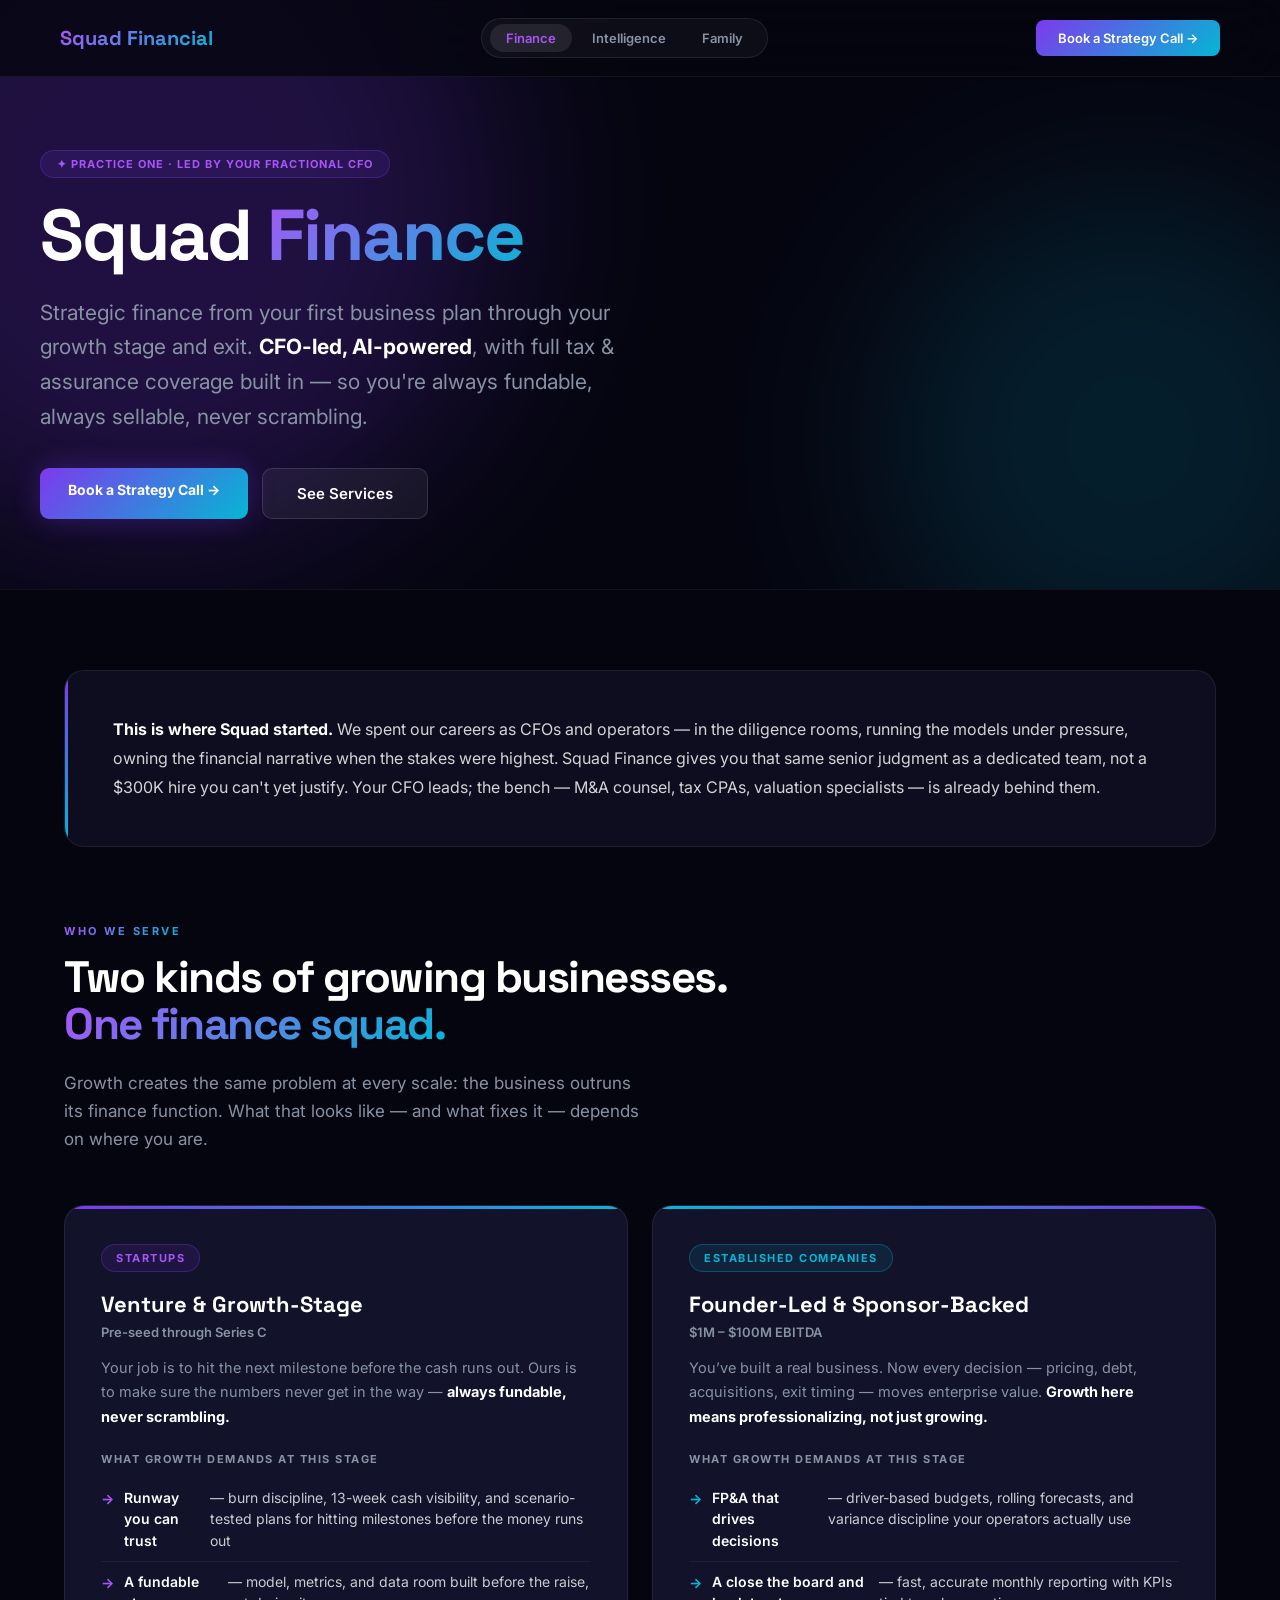
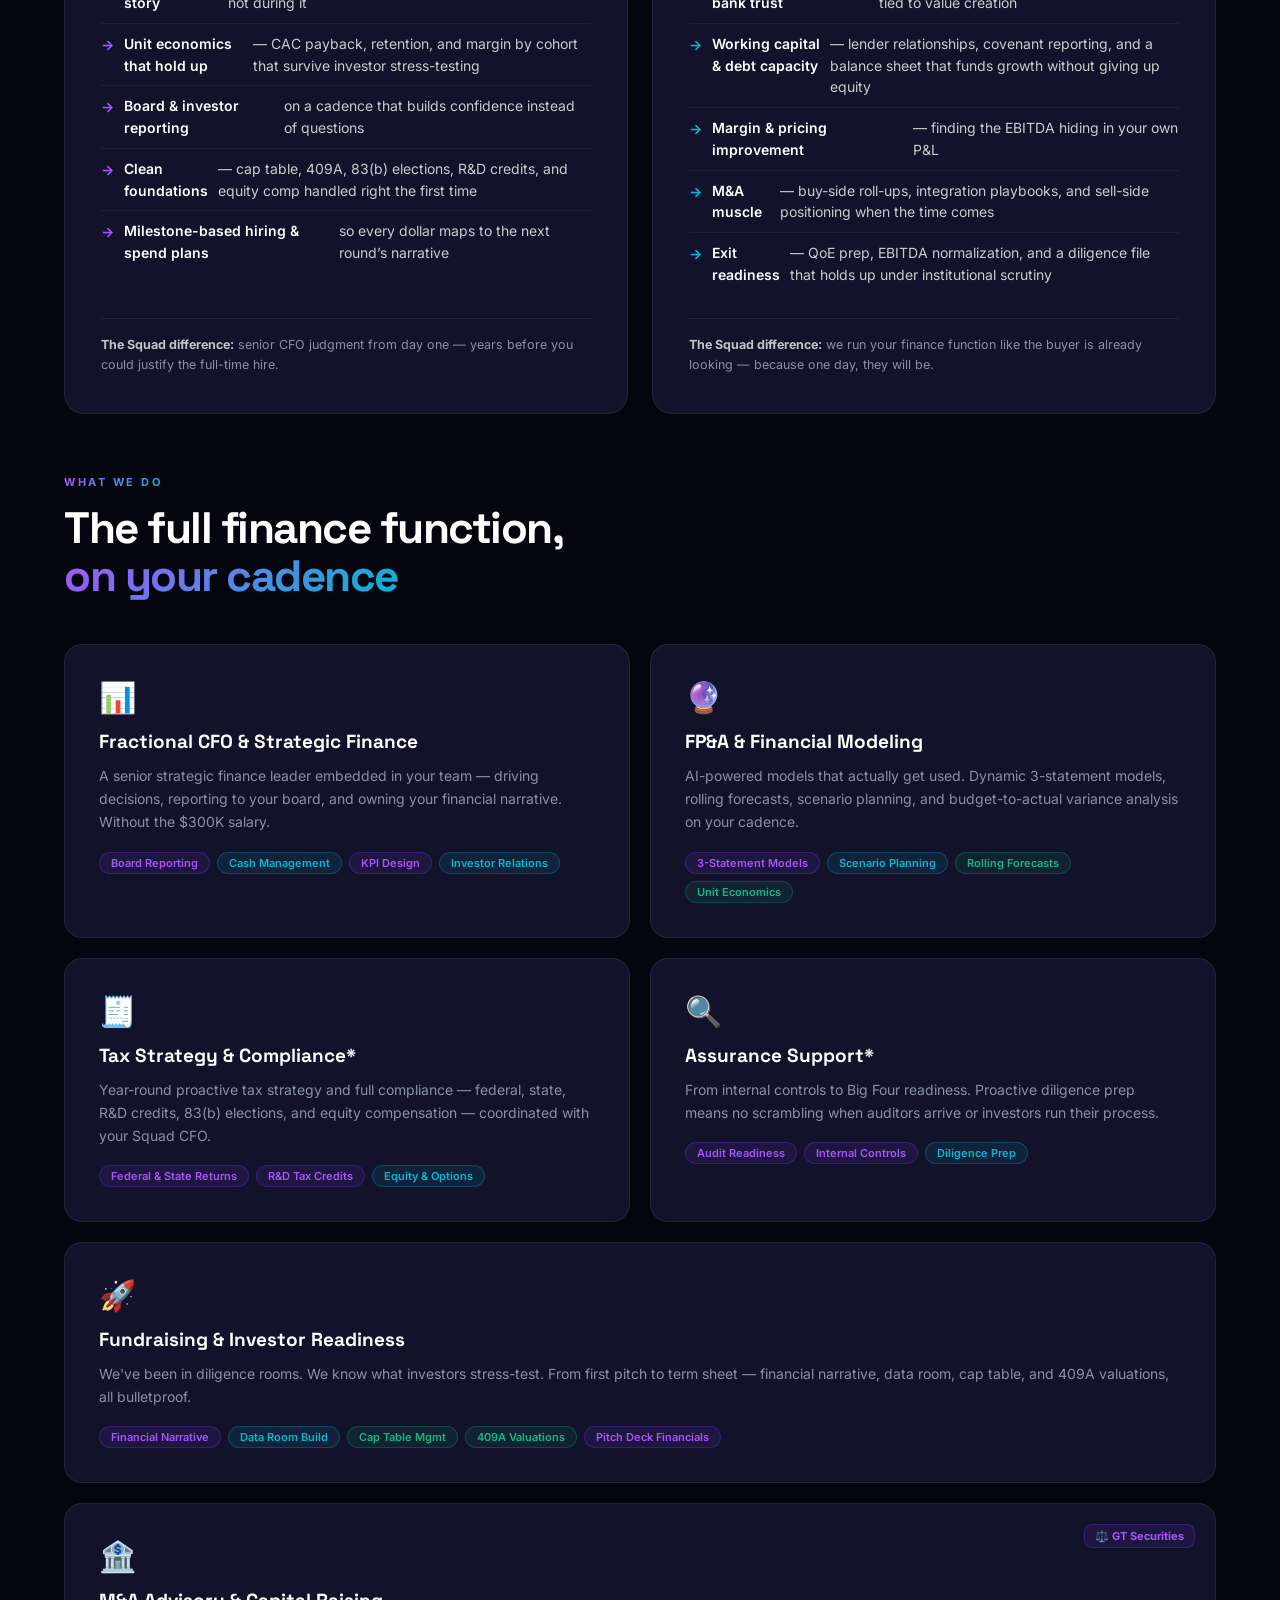
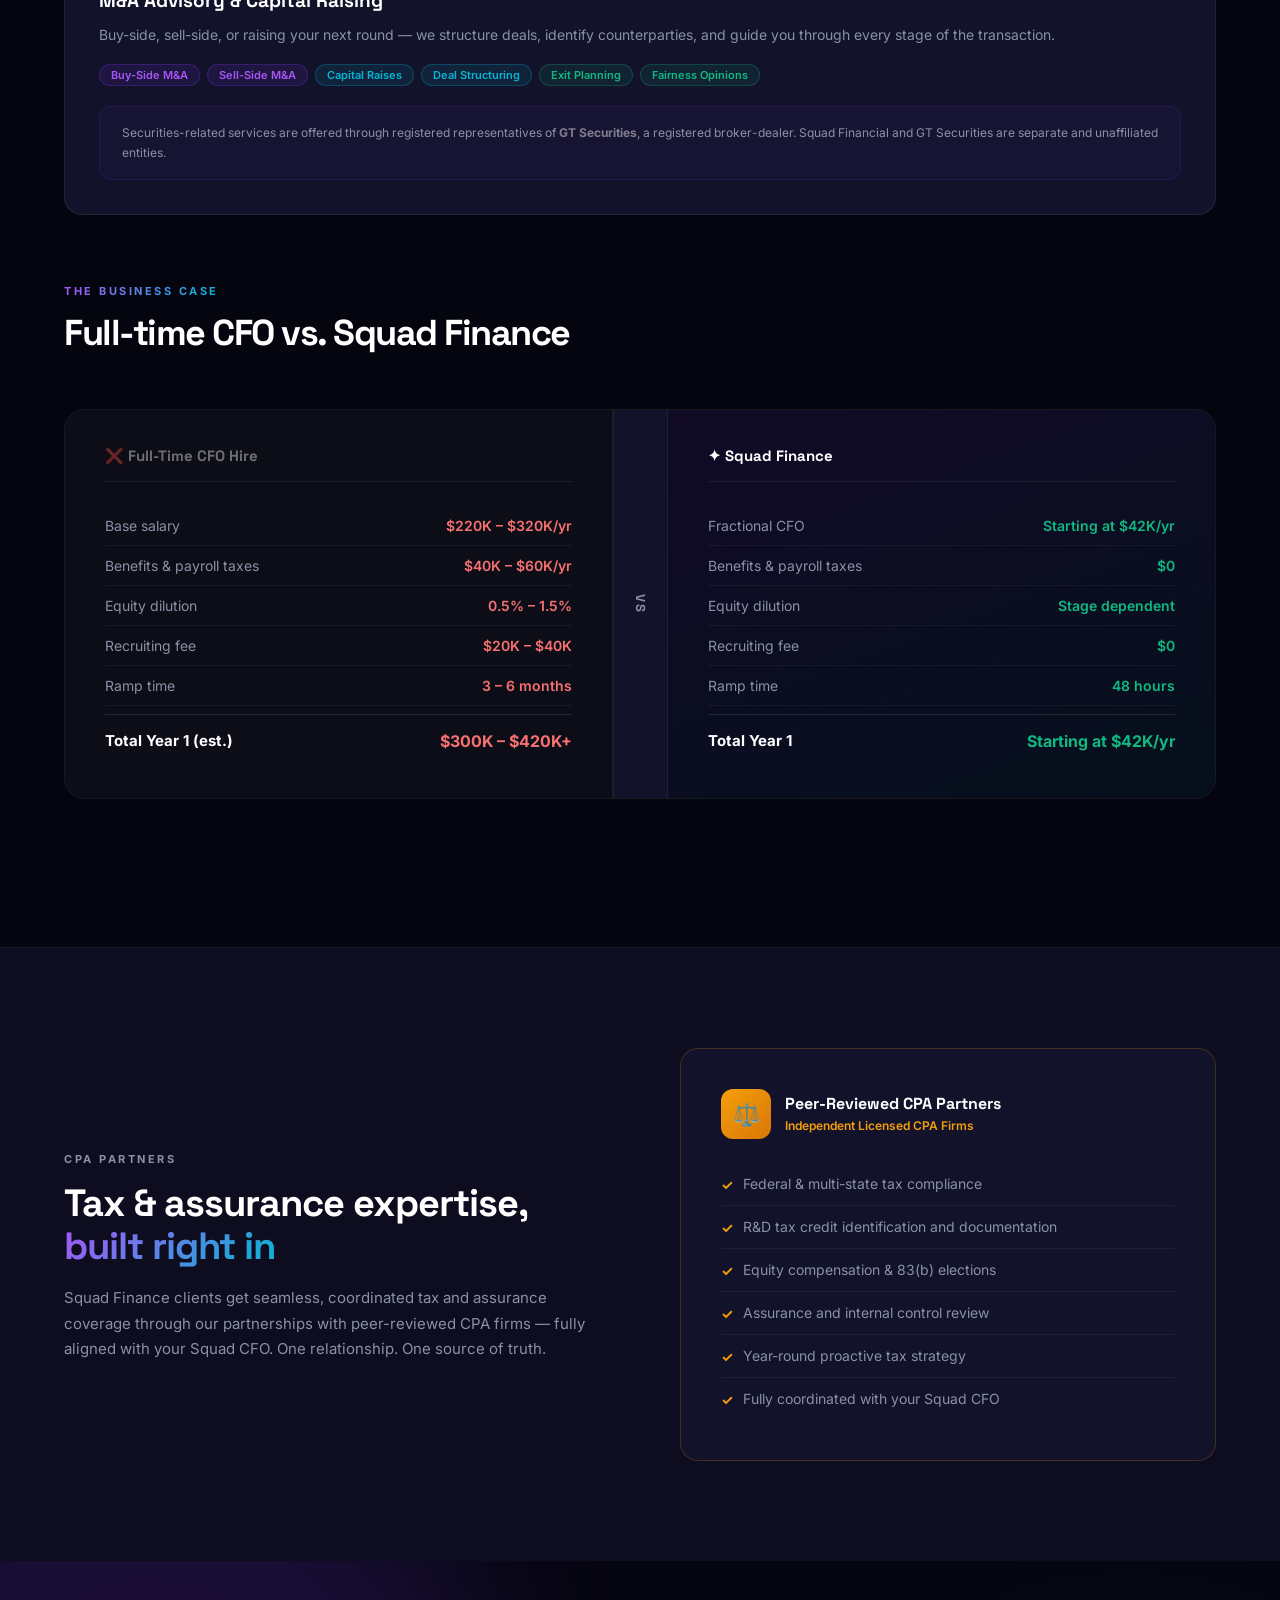
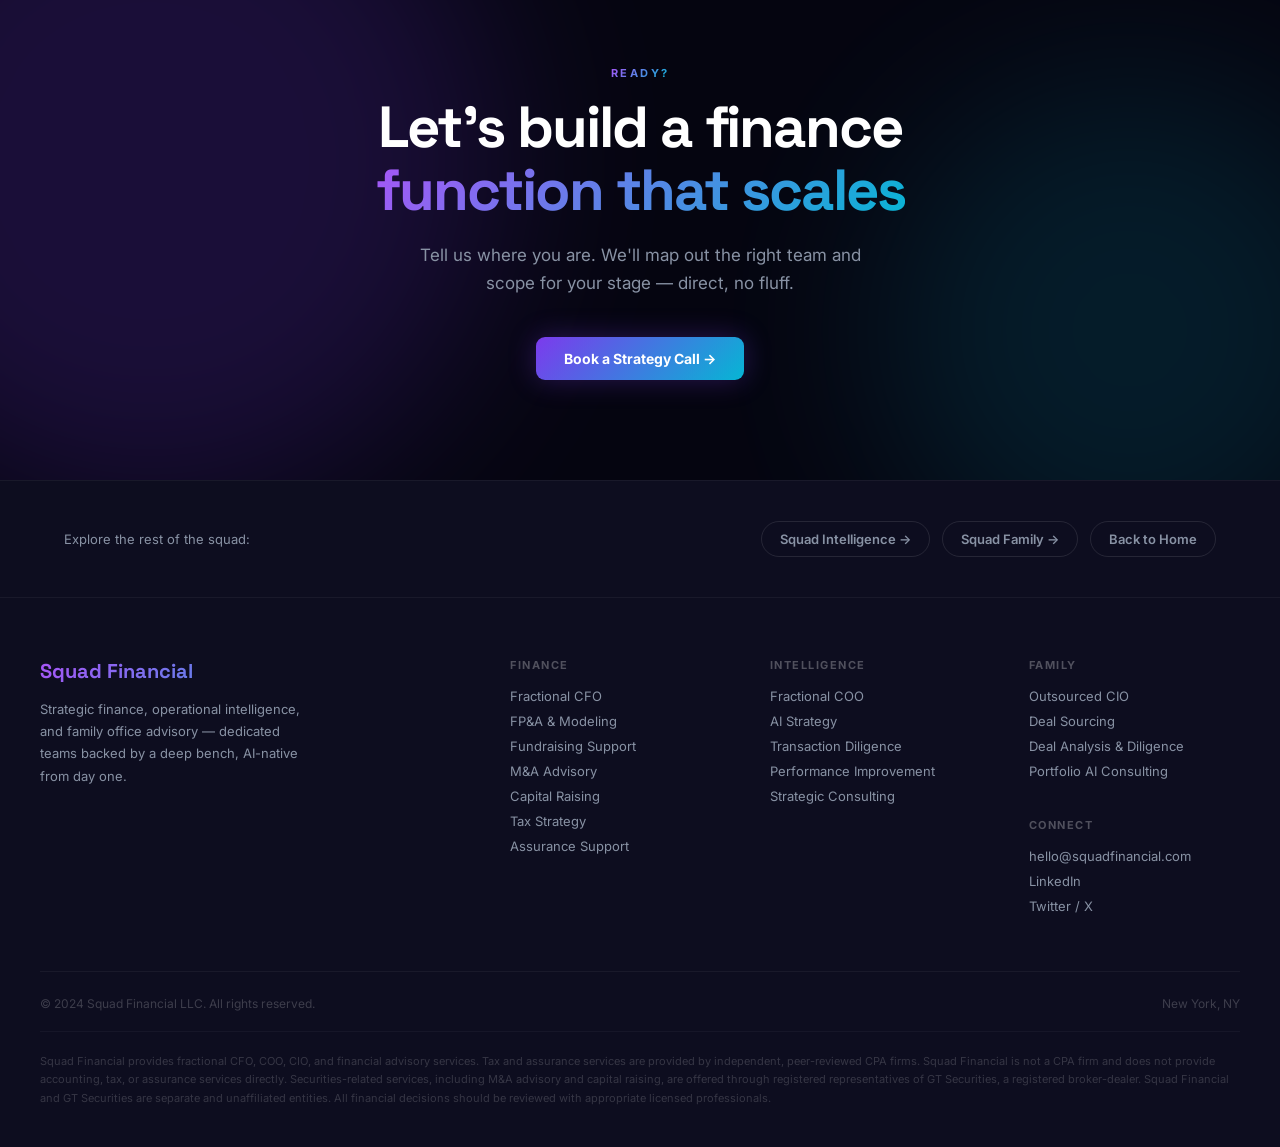
<file: finance.html>
<!DOCTYPE html>
<html lang="en">
<head>
  <meta charset="UTF-8" />
  <meta name="viewport" content="width=device-width, initial-scale=1.0" />
  <title>Squad Finance — Fractional CFO & Strategic Finance | Squad Financial</title>
  <link rel="preconnect" href="https://fonts.googleapis.com" />
  <link rel="preconnect" href="https://fonts.gstatic.com" crossorigin />
  <link href="https://fonts.googleapis.com/css2?family=Inter:wght@400;500;600;700;800;900&family=Space+Grotesk:wght@400;500;600;700&display=swap" rel="stylesheet" />
  <link rel="stylesheet" href="styles.css" />
</head>
<body>

  <nav>
    <a href="index.html" class="nav-logo">Squad Financial</a>
    <div class="nav-practices">
      <a href="finance.html" class="nav-practice fin active">Finance</a>
      <a href="intelligence.html" class="nav-practice intel">Intelligence</a>
      <a href="family.html" class="nav-practice fam">Family</a>
    </div>
    <a href="mailto:hello@squadfinancial.com" class="nav-cta">Book a Strategy Call →</a>
  </nav>

  <!-- HERO -->
  <section class="page-hero div-section-fin">
    <div class="orb orb-1" style="opacity:0.22;"></div>
    <div class="orb orb-2" style="opacity:0.14;"></div>
    <div class="page-hero-inner">
      <div class="division-pill pill-fin">✦ Practice One · Led by your Fractional CFO</div>
      <h1>Squad <span class="grad-text-f">Finance</span></h1>
      <p class="page-hero-sub">Strategic finance from your first business plan through your growth stage and exit. <strong>CFO-led, AI-powered</strong>, with full tax & assurance coverage built in — so you're always fundable, always sellable, never scrambling.</p>
      <div class="page-hero-actions">
        <a href="mailto:hello@squadfinancial.com" class="btn-fin">Book a Strategy Call →</a>
        <a href="#services" class="btn-ghost">See Services</a>
      </div>
    </div>
  </section>

  <!-- STORY TIE-IN -->
  <section class="div-section-fin">
    <div class="section-inner" style="padding-top:72px;padding-bottom:0;">
      <div class="practice-story fin reveal">
        <p><strong>This is where Squad started.</strong> We spent our careers as CFOs and operators — in the diligence rooms, running the models under pressure, owning the financial narrative when the stakes were highest. Squad Finance gives you that same senior judgment as a dedicated team, not a $300K hire you can't yet justify. Your CFO leads; the bench — M&A counsel, tax CPAs, valuation specialists — is already behind them.</p>
      </div>
    </div>
  </section>


  <!-- WHO WE SERVE -->
  <section id="who" class="div-section-fin">
    <div class="section-inner" style="padding-top:72px;padding-bottom:0;">
      <div class="reveal">
        <span class="section-label fin">Who We Serve</span>
        <h2 class="section-title" style="font-size:clamp(28px,3.5vw,44px);">Two kinds of growing businesses.<br/><span class="grad-text-f">One finance squad.</span></h2>
        <p class="section-sub" style="margin-top:16px;">Growth creates the same problem at every scale: the business outruns its finance function. What that looks like &mdash; and what fixes it &mdash; depends on where you are.</p>
      </div>
      <div class="client-split">

        <div class="client-col seg-fin-a reveal">
          <span class="client-pill p-fin">Startups</span>
          <h3>Venture &amp; Growth-Stage</h3>
          <div class="client-range">Pre-seed through Series C</div>
          <p>Your job is to hit the next milestone before the cash runs out. Ours is to make sure the numbers never get in the way &mdash; <strong>always fundable, never scrambling.</strong></p>
          <div class="needs-label">What growth demands at this stage</div>
          <ul class="needs-list">
            <li><strong>Runway you can trust</strong> &mdash; burn discipline, 13-week cash visibility, and scenario-tested plans for hitting milestones before the money runs out</li>
            <li><strong>A fundable story</strong> &mdash; model, metrics, and data room built before the raise, not during it</li>
            <li><strong>Unit economics that hold up</strong> &mdash; CAC payback, retention, and margin by cohort that survive investor stress-testing</li>
            <li><strong>Board &amp; investor reporting</strong> on a cadence that builds confidence instead of questions</li>
            <li><strong>Clean foundations</strong> &mdash; cap table, 409A, 83(b) elections, R&amp;D credits, and equity comp handled right the first time</li>
            <li><strong>Milestone-based hiring &amp; spend plans</strong> so every dollar maps to the next round&rsquo;s narrative</li>
          </ul>
          <div class="client-footnote"><strong>The Squad difference:</strong> senior CFO judgment from day one &mdash; years before you could justify the full-time hire.</div>
        </div>

        <div class="client-col seg-fin-b reveal">
          <span class="client-pill p-finc">Established Companies</span>
          <h3>Founder-Led &amp; Sponsor-Backed</h3>
          <div class="client-range">$1M &ndash; $100M EBITDA</div>
          <p>You&rsquo;ve built a real business. Now every decision &mdash; pricing, debt, acquisitions, exit timing &mdash; moves enterprise value. <strong>Growth here means professionalizing, not just growing.</strong></p>
          <div class="needs-label">What growth demands at this stage</div>
          <ul class="needs-list">
            <li><strong>FP&amp;A that drives decisions</strong> &mdash; driver-based budgets, rolling forecasts, and variance discipline your operators actually use</li>
            <li><strong>A close the board and bank trust</strong> &mdash; fast, accurate monthly reporting with KPIs tied to value creation</li>
            <li><strong>Working capital &amp; debt capacity</strong> &mdash; lender relationships, covenant reporting, and a balance sheet that funds growth without giving up equity</li>
            <li><strong>Margin &amp; pricing improvement</strong> &mdash; finding the EBITDA hiding in your own P&amp;L</li>
            <li><strong>M&amp;A muscle</strong> &mdash; buy-side roll-ups, integration playbooks, and sell-side positioning when the time comes</li>
            <li><strong>Exit readiness</strong> &mdash; QoE prep, EBITDA normalization, and a diligence file that holds up under institutional scrutiny</li>
          </ul>
          <div class="client-footnote"><strong>The Squad difference:</strong> we run your finance function like the buyer is already looking &mdash; because one day, they will be.</div>
        </div>

      </div>
    </div>
  </section>

  <!-- SERVICES -->
  <section id="services" class="div-section-fin">
    <div class="section-inner" style="padding-top:56px;">
      <div class="reveal" style="margin-bottom:44px;">
        <span class="section-label fin">What We Do</span>
        <h2 class="section-title" style="font-size:clamp(28px,3.5vw,44px);">The full finance function,<br/><span class="grad-text-f">on your cadence</span></h2>
      </div>
      <div class="services-grid">
        <div class="service-card fin-card reveal">
          <span class="service-icon">📊</span>
          <h3>Fractional CFO & Strategic Finance</h3>
          <p>A senior strategic finance leader embedded in your team — driving decisions, reporting to your board, and owning your financial narrative. Without the $300K salary.</p>
          <div class="service-tags"><span class="tag tag-f">Board Reporting</span><span class="tag tag-fc">Cash Management</span><span class="tag tag-f">KPI Design</span><span class="tag tag-fc">Investor Relations</span></div>
        </div>
        <div class="service-card fin-card reveal">
          <span class="service-icon">🔮</span>
          <h3>FP&A & Financial Modeling</h3>
          <p>AI-powered models that actually get used. Dynamic 3-statement models, rolling forecasts, scenario planning, and budget-to-actual variance analysis on your cadence.</p>
          <div class="service-tags"><span class="tag tag-f">3-Statement Models</span><span class="tag tag-fc">Scenario Planning</span><span class="tag tag-g">Rolling Forecasts</span><span class="tag tag-g">Unit Economics</span></div>
        </div>
        <div class="service-card fin-card reveal">
          <span class="service-icon">🧾</span>
          <h3>Tax Strategy & Compliance*</h3>
          <p>Year-round proactive tax strategy and full compliance — federal, state, R&D credits, 83(b) elections, and equity compensation — coordinated with your Squad CFO.</p>
          <div class="service-tags"><span class="tag tag-f">Federal & State Returns</span><span class="tag tag-f">R&D Tax Credits</span><span class="tag tag-fc">Equity & Options</span></div>
        </div>
        <div class="service-card fin-card reveal">
          <span class="service-icon">🔍</span>
          <h3>Assurance Support*</h3>
          <p>From internal controls to Big Four readiness. Proactive diligence prep means no scrambling when auditors arrive or investors run their process.</p>
          <div class="service-tags"><span class="tag tag-f">Audit Readiness</span><span class="tag tag-f">Internal Controls</span><span class="tag tag-fc">Diligence Prep</span></div>
        </div>
        <div class="service-card fin-card wide reveal">
          <span class="service-icon">🚀</span>
          <h3>Fundraising & Investor Readiness</h3>
          <p>We've been in diligence rooms. We know what investors stress-test. From first pitch to term sheet — financial narrative, data room, cap table, and 409A valuations, all bulletproof.</p>
          <div class="service-tags"><span class="tag tag-f">Financial Narrative</span><span class="tag tag-fc">Data Room Build</span><span class="tag tag-g">Cap Table Mgmt</span><span class="tag tag-g">409A Valuations</span><span class="tag tag-f">Pitch Deck Financials</span></div>
        </div>
        <div class="service-card fin-card wide reveal" style="position:relative;">
          <div style="position:absolute;top:20px;right:20px;background:rgba(124,58,237,0.12);border:1px solid rgba(124,58,237,0.3);border-radius:8px;padding:4px 10px;font-size:11px;font-weight:700;color:var(--f-light);">⚖️ GT Securities</div>
          <span class="service-icon">🏦</span>
          <h3>M&A Advisory & Capital Raising</h3>
          <p>Buy-side, sell-side, or raising your next round — we structure deals, identify counterparties, and guide you through every stage of the transaction.</p>
          <div class="service-tags"><span class="tag tag-f">Buy-Side M&A</span><span class="tag tag-f">Sell-Side M&A</span><span class="tag tag-fc">Capital Raises</span><span class="tag tag-fc">Deal Structuring</span><span class="tag tag-g">Exit Planning</span><span class="tag tag-g">Fairness Opinions</span></div>
          <div class="gt-disclosure" style="grid-column:unset;margin-top:20px;">Securities-related services are offered through registered representatives of <strong style="color:rgba(255,255,255,0.45);">GT Securities</strong>, a registered broker-dealer. Squad Financial and GT Securities are separate and unaffiliated entities.</div>
        </div>
      </div>

      <div class="reveal" style="margin-top:64px;">
        <span class="section-label fin">The Business Case</span>
        <h3 class="section-title" style="font-size:clamp(24px,3vw,36px);">Full-time CFO vs. Squad Finance</h3>
      </div>
      <div class="cost-compare reveal">
        <div class="cost-col cost-col-bad">
          <div class="cost-col-label">❌ Full-Time CFO Hire</div>
          <div class="cost-rows">
            <div class="cost-row"><span>Base salary</span><span class="cost-bad">$220K – $320K/yr</span></div>
            <div class="cost-row"><span>Benefits & payroll taxes</span><span class="cost-bad">$40K – $60K/yr</span></div>
            <div class="cost-row"><span>Equity dilution</span><span class="cost-bad">0.5% – 1.5%</span></div>
            <div class="cost-row"><span>Recruiting fee</span><span class="cost-bad">$20K – $40K</span></div>
            <div class="cost-row"><span>Ramp time</span><span class="cost-bad">3 – 6 months</span></div>
            <div class="cost-row cost-total-bad"><span>Total Year 1 (est.)</span><span>$300K – $420K+</span></div>
          </div>
        </div>
        <div class="cost-vs">VS</div>
        <div class="cost-col cost-col-good">
          <div class="cost-col-label">✦ Squad Finance</div>
          <div class="cost-rows">
            <div class="cost-row"><span>Fractional CFO</span><span class="cost-good">Starting at $42K/yr</span></div>
            <div class="cost-row"><span>Benefits & payroll taxes</span><span class="cost-good">$0</span></div>
            <div class="cost-row"><span>Equity dilution</span><span class="cost-good">Stage dependent</span></div>
            <div class="cost-row"><span>Recruiting fee</span><span class="cost-good">$0</span></div>
            <div class="cost-row"><span>Ramp time</span><span class="cost-good">48 hours</span></div>
            <div class="cost-row cost-total-good"><span>Total Year 1</span><span>Starting at $42K/yr</span></div>
          </div>
        </div>
      </div>
    </div>
  </section>

  <!-- PARTNERS -->
  <section class="partners-section" id="partner">
    <div class="section-inner">
      <div class="partner-inner">
        <div class="partner-text reveal">
          <span class="section-label neutral">CPA Partners</span>
          <h2>Tax & assurance expertise,<br/><span class="grad-text-f">built right in</span></h2>
          <p>Squad Finance clients get seamless, coordinated tax and assurance coverage through our partnerships with peer-reviewed CPA firms — fully aligned with your Squad CFO. One relationship. One source of truth.</p>
        </div>
        <div class="partner-card reveal floating">
          <div class="partner-logo-area">
            <div class="partner-logo-icon">⚖️</div>
            <div class="partner-logo-text"><h4>Peer-Reviewed CPA Partners</h4><span>Independent Licensed CPA Firms</span></div>
          </div>
          <ul class="partner-features">
            <li>Federal & multi-state tax compliance</li>
            <li>R&D tax credit identification and documentation</li>
            <li>Equity compensation & 83(b) elections</li>
            <li>Assurance and internal control review</li>
            <li>Year-round proactive tax strategy</li>
            <li>Fully coordinated with your Squad CFO</li>
          </ul>
        </div>
      </div>
    </div>
  </section>

  <!-- CTA -->
  <section class="cta-section">
    <div class="orb orb-1" style="opacity:0.18;"></div>
    <div class="orb orb-2" style="opacity:0.13;"></div>
    <div class="section-inner cta-inner">
      <span class="section-label fin">Ready?</span>
      <h2>Let's build a finance<br/><span class="grad-text-f">function that scales</span></h2>
      <p>Tell us where you are. We'll map out the right team and scope for your stage — direct, no fluff.</p>
      <a href="mailto:hello@squadfinancial.com" class="btn-fin">Book a Strategy Call →</a>
    </div>
  </section>

  <!-- PRACTICE NAV -->
  <div class="practice-foot-nav">
    <div class="practice-foot-nav-inner">
      <span style="color:var(--gray);font-size:13px;">Explore the rest of the squad:</span>
      <div class="other-practices">
        <a href="intelligence.html" class="other-practice-link">Squad Intelligence →</a>
        <a href="family.html" class="other-practice-link">Squad Family →</a>
        <a href="index.html" class="other-practice-link">Back to Home</a>
      </div>
    </div>
  </div>

  <!-- FOOTER -->
  <footer>
    <div class="footer-inner">
      <div class="footer-top">
        <div class="footer-brand">
          <h3>Squad Financial</h3>
          <p>Strategic finance, operational intelligence, and family office advisory — dedicated teams backed by a deep bench, AI-native from day one.</p>
        </div>
        <div class="footer-col">
          <h4>Finance</h4>
          <a href="finance.html">Fractional CFO</a><a href="finance.html">FP&A & Modeling</a><a href="finance.html">Fundraising Support</a><a href="finance.html">M&A Advisory</a><a href="finance.html">Capital Raising</a><a href="finance.html">Tax Strategy</a><a href="finance.html">Assurance Support</a>
        </div>
        <div class="footer-col">
          <h4>Intelligence</h4>
          <a href="intelligence.html">Fractional COO</a><a href="intelligence.html">AI Strategy</a><a href="intelligence.html">Transaction Diligence</a><a href="intelligence.html">Performance Improvement</a><a href="intelligence.html">Strategic Consulting</a>
        </div>
        <div class="footer-col">
          <h4>Family</h4>
          <a href="family.html">Outsourced CIO</a><a href="family.html">Deal Sourcing</a><a href="family.html">Deal Analysis & Diligence</a><a href="family.html">Portfolio AI Consulting</a>
          <br/>
          <h4 style="margin-top:10px;">Connect</h4>
          <a href="mailto:hello@squadfinancial.com">hello@squadfinancial.com</a>
          <span>LinkedIn</span><span>Twitter / X</span>
        </div>
      </div>
      <div class="footer-bottom">
        <p>© 2024 Squad Financial LLC. All rights reserved.</p>
        <p>New York, NY</p>
      </div>
      <p class="footer-disclaimer">Squad Financial provides fractional CFO, COO, CIO, and financial advisory services. Tax and assurance services are provided by independent, peer-reviewed CPA firms. Squad Financial is not a CPA firm and does not provide accounting, tax, or assurance services directly. Securities-related services, including M&A advisory and capital raising, are offered through registered representatives of GT Securities, a registered broker-dealer. Squad Financial and GT Securities are separate and unaffiliated entities. All financial decisions should be reviewed with appropriate licensed professionals.</p>
    </div>
  </footer>

  <script>
    const observer = new IntersectionObserver((entries) => {
      entries.forEach(el => { if (el.isIntersecting) el.target.classList.add('visible'); });
    }, { threshold: 0.07, rootMargin: '0px 0px -30px 0px' });
    document.querySelectorAll('.reveal').forEach((el, i) => {
      el.style.transitionDelay = `${(i % 4) * 0.08}s`;
      observer.observe(el);
    });
  </script>
</body>
</html>
</file>
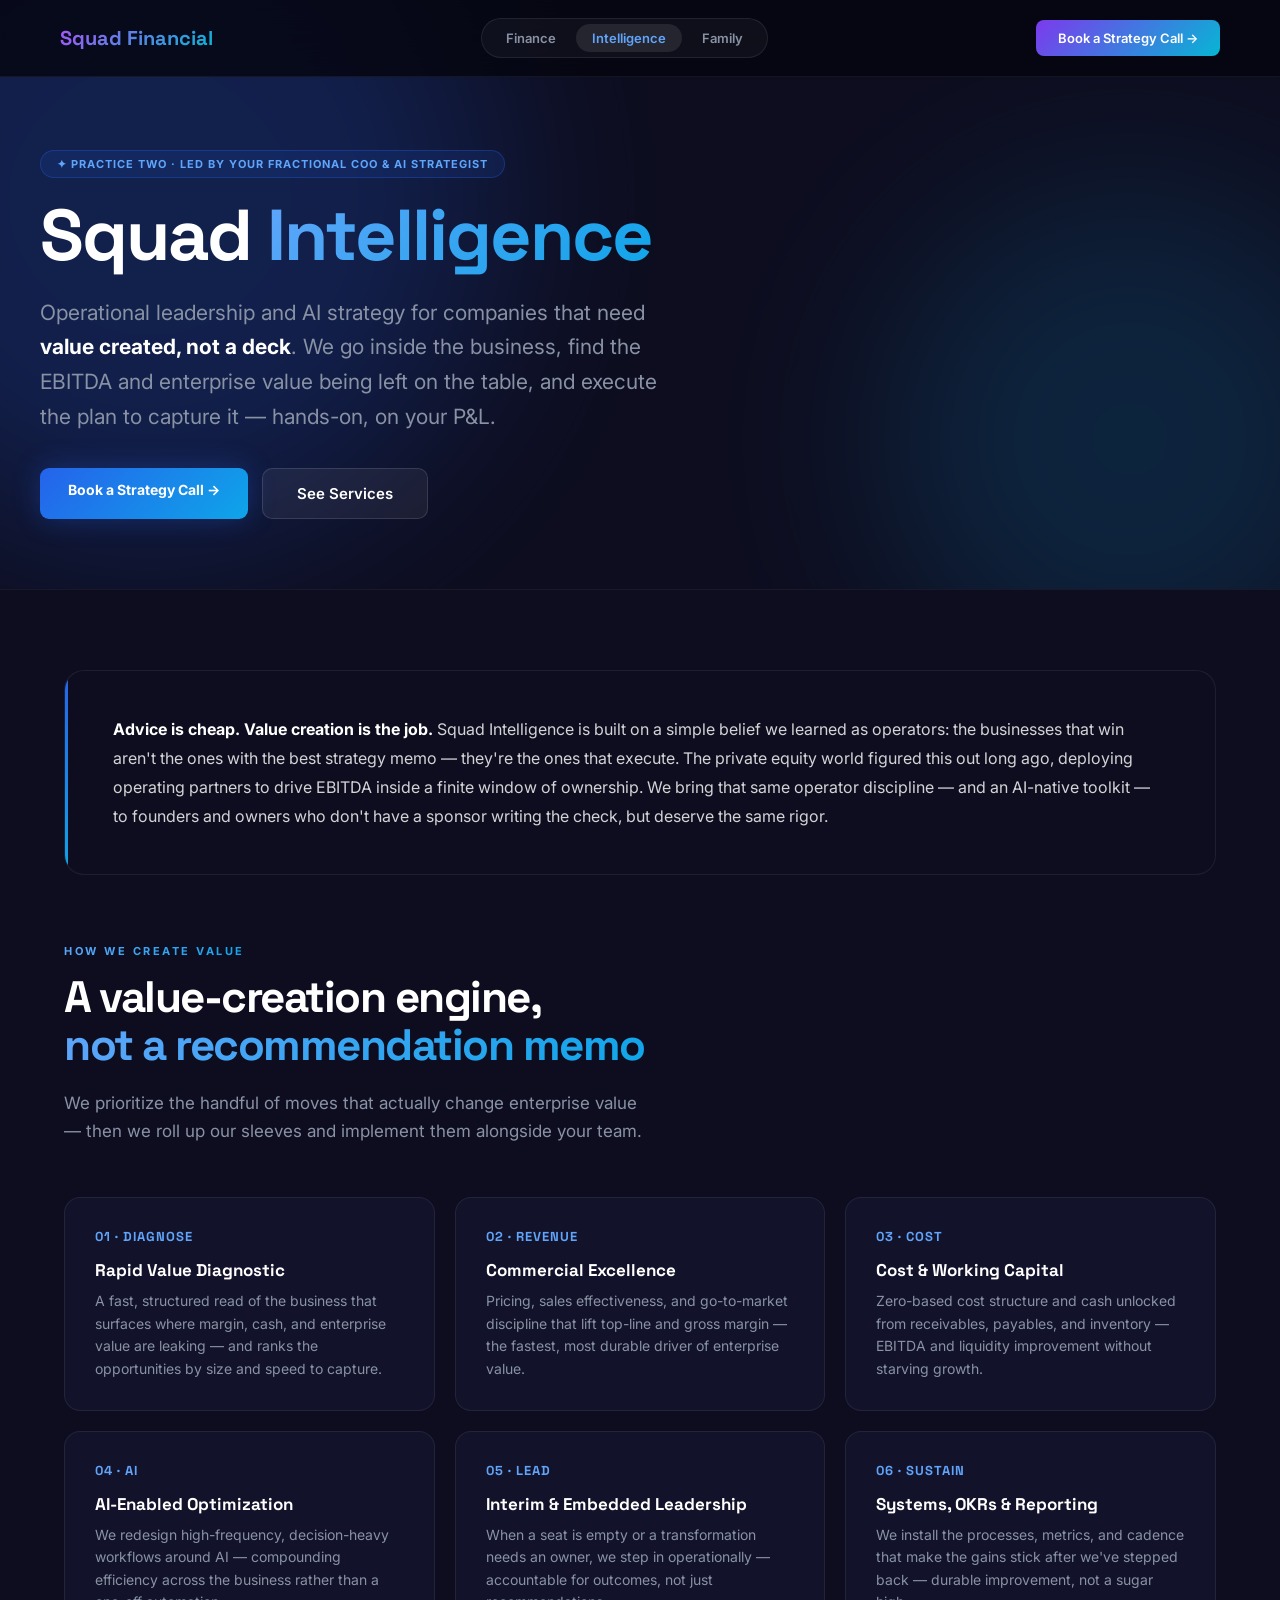
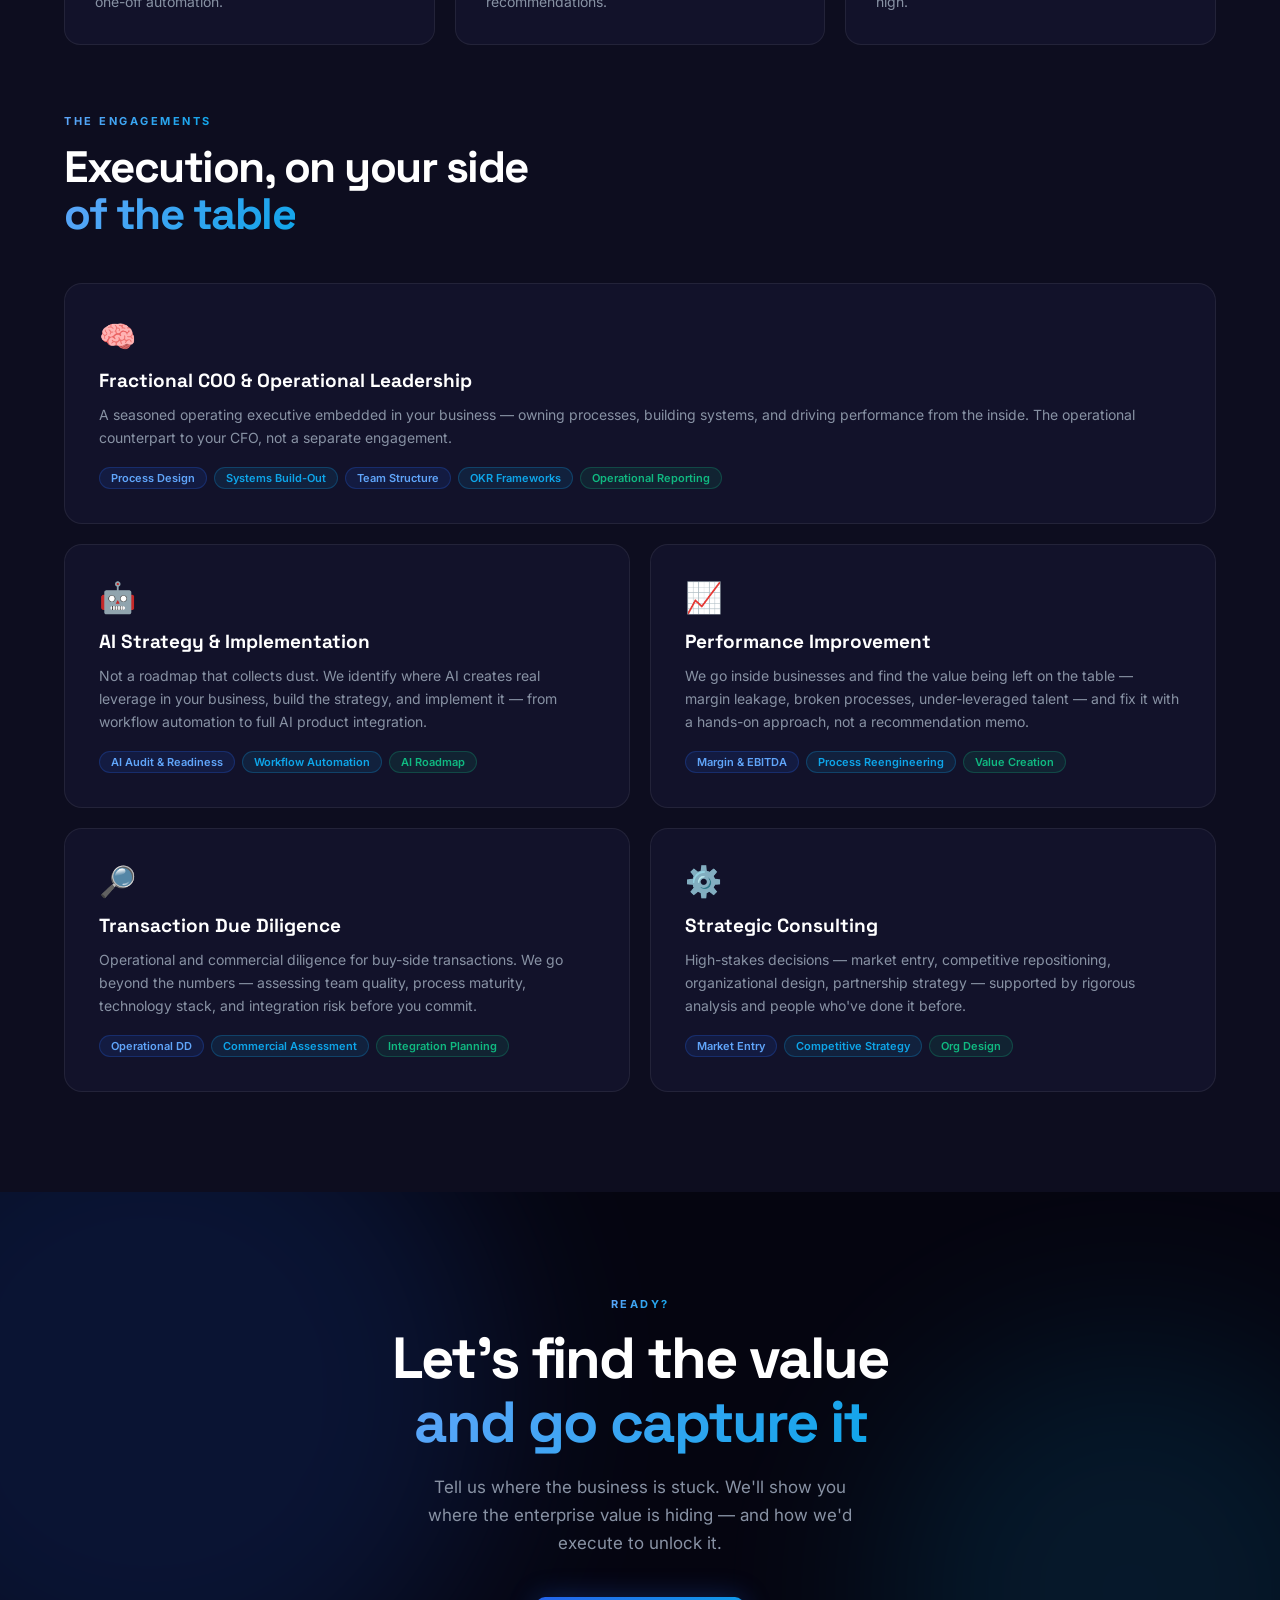
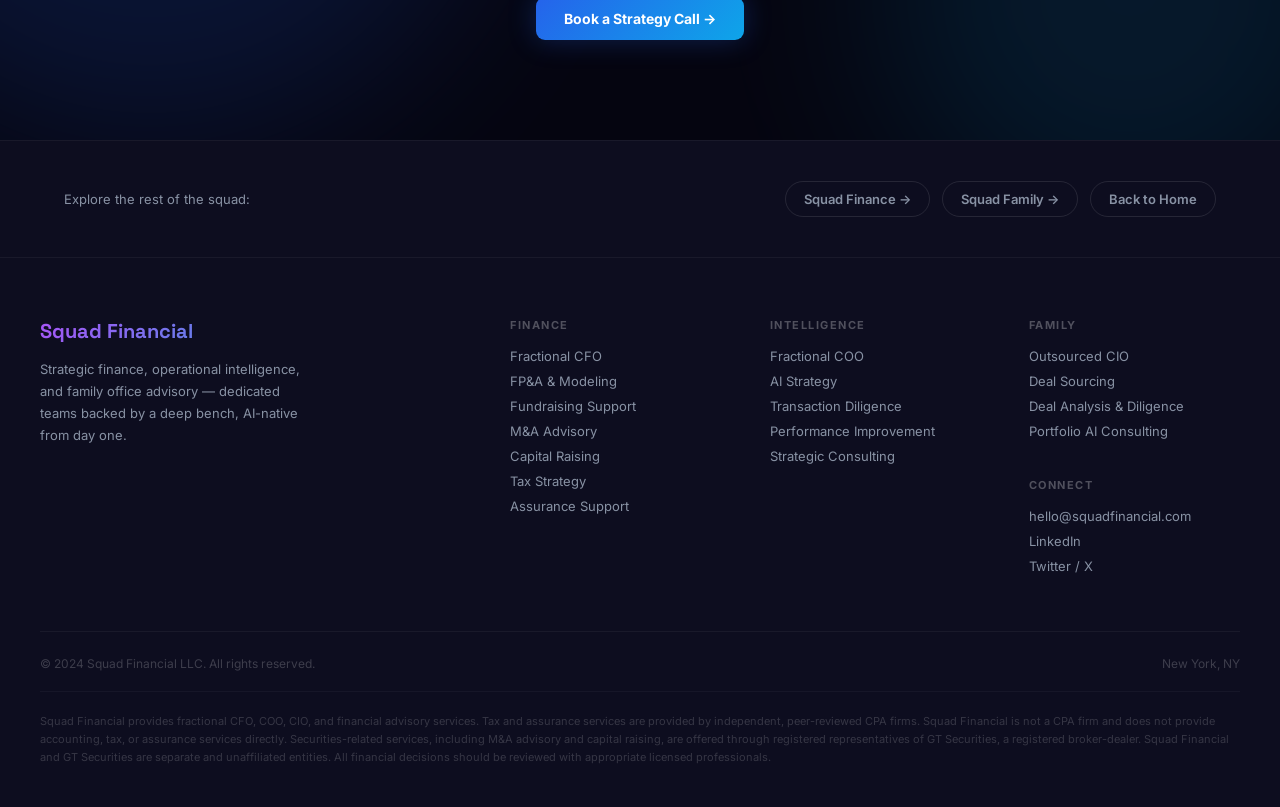
<file: intelligence.html>
<!DOCTYPE html>
<html lang="en">
<head>
  <meta charset="UTF-8" />
  <meta name="viewport" content="width=device-width, initial-scale=1.0" />
  <title>Squad Intelligence — Fractional COO, AI & Value Creation | Squad Financial</title>
  <link rel="preconnect" href="https://fonts.googleapis.com" />
  <link rel="preconnect" href="https://fonts.gstatic.com" crossorigin />
  <link href="https://fonts.googleapis.com/css2?family=Inter:wght@400;500;600;700;800;900&family=Space+Grotesk:wght@400;500;600;700&display=swap" rel="stylesheet" />
  <link rel="stylesheet" href="styles.css" />
</head>
<body>

  <nav>
    <a href="index.html" class="nav-logo">Squad Financial</a>
    <div class="nav-practices">
      <a href="finance.html" class="nav-practice fin">Finance</a>
      <a href="intelligence.html" class="nav-practice intel active">Intelligence</a>
      <a href="family.html" class="nav-practice fam">Family</a>
    </div>
    <a href="mailto:hello@squadfinancial.com" class="nav-cta">Book a Strategy Call →</a>
  </nav>

  <!-- HERO -->
  <section class="page-hero div-section-intel">
    <div class="orb orb-1" style="background:#2563EB;opacity:0.22;"></div>
    <div class="orb orb-2" style="background:#0EA5E9;opacity:0.15;"></div>
    <div class="page-hero-inner">
      <div class="division-pill pill-intel">✦ Practice Two · Led by your Fractional COO & AI Strategist</div>
      <h1>Squad <span class="grad-text-i">Intelligence</span></h1>
      <p class="page-hero-sub">Operational leadership and AI strategy for companies that need <strong>value created, not a deck</strong>. We go inside the business, find the EBITDA and enterprise value being left on the table, and execute the plan to capture it — hands-on, on your P&L.</p>
      <div class="page-hero-actions">
        <a href="mailto:hello@squadfinancial.com" class="btn-intel">Book a Strategy Call →</a>
        <a href="#services" class="btn-ghost">See Services</a>
      </div>
    </div>
  </section>

  <!-- STORY / VALUE-CREATION ETHOS -->
  <section class="div-section-intel">
    <div class="section-inner" style="padding-top:72px;padding-bottom:0;">
      <div class="practice-story intel reveal">
        <p><strong>Advice is cheap. Value creation is the job.</strong> Squad Intelligence is built on a simple belief we learned as operators: the businesses that win aren't the ones with the best strategy memo — they're the ones that execute. The private equity world figured this out long ago, deploying operating partners to drive EBITDA inside a finite window of ownership. We bring that same operator discipline — and an AI-native toolkit — to founders and owners who don't have a sponsor writing the check, but deserve the same rigor.</p>
      </div>
    </div>
  </section>

  <!-- HOW WE CREATE VALUE (PEPI-style) -->
  <section class="div-section-intel">
    <div class="section-inner" style="padding-top:64px;padding-bottom:0;">
      <div class="reveal">
        <span class="section-label intel">How We Create Value</span>
        <h2 class="section-title" style="font-size:clamp(28px,3.5vw,44px);">A value-creation engine,<br/><span class="grad-text-i">not a recommendation memo</span></h2>
        <p class="section-sub">We prioritize the handful of moves that actually change enterprise value — then we roll up our sleeves and implement them alongside your team.</p>
      </div>
      <div class="value-grid">
        <div class="value-card reveal">
          <span class="value-num">01 · DIAGNOSE</span>
          <h3>Rapid Value Diagnostic</h3>
          <p>A fast, structured read of the business that surfaces where margin, cash, and enterprise value are leaking — and ranks the opportunities by size and speed to capture.</p>
        </div>
        <div class="value-card reveal">
          <span class="value-num">02 · REVENUE</span>
          <h3>Commercial Excellence</h3>
          <p>Pricing, sales effectiveness, and go-to-market discipline that lift top-line and gross margin — the fastest, most durable driver of enterprise value.</p>
        </div>
        <div class="value-card reveal">
          <span class="value-num">03 · COST</span>
          <h3>Cost & Working Capital</h3>
          <p>Zero-based cost structure and cash unlocked from receivables, payables, and inventory — EBITDA and liquidity improvement without starving growth.</p>
        </div>
        <div class="value-card reveal">
          <span class="value-num">04 · AI</span>
          <h3>AI-Enabled Optimization</h3>
          <p>We redesign high-frequency, decision-heavy workflows around AI — compounding efficiency across the business rather than a one-off automation.</p>
        </div>
        <div class="value-card reveal">
          <span class="value-num">05 · LEAD</span>
          <h3>Interim & Embedded Leadership</h3>
          <p>When a seat is empty or a transformation needs an owner, we step in operationally — accountable for outcomes, not just recommendations.</p>
        </div>
        <div class="value-card reveal">
          <span class="value-num">06 · SUSTAIN</span>
          <h3>Systems, OKRs & Reporting</h3>
          <p>We install the processes, metrics, and cadence that make the gains stick after we've stepped back — durable improvement, not a sugar high.</p>
        </div>
      </div>
    </div>
  </section>

  <!-- SERVICES -->
  <section id="services" class="div-section-intel">
    <div class="section-inner" style="padding-top:64px;">
      <div class="reveal" style="margin-bottom:44px;">
        <span class="section-label intel">The Engagements</span>
        <h2 class="section-title" style="font-size:clamp(28px,3.5vw,44px);">Execution, on your side<br/><span class="grad-text-i">of the table</span></h2>
      </div>
      <div class="services-grid">
        <div class="service-card intel-card wide reveal">
          <span class="service-icon">🧠</span>
          <h3>Fractional COO & Operational Leadership</h3>
          <p>A seasoned operating executive embedded in your business — owning processes, building systems, and driving performance from the inside. The operational counterpart to your CFO, not a separate engagement.</p>
          <div class="service-tags"><span class="tag tag-i">Process Design</span><span class="tag tag-ic">Systems Build-Out</span><span class="tag tag-i">Team Structure</span><span class="tag tag-ic">OKR Frameworks</span><span class="tag tag-g">Operational Reporting</span></div>
        </div>
        <div class="service-card intel-card reveal">
          <span class="service-icon">🤖</span>
          <h3>AI Strategy & Implementation</h3>
          <p>Not a roadmap that collects dust. We identify where AI creates real leverage in your business, build the strategy, and implement it — from workflow automation to full AI product integration.</p>
          <div class="service-tags"><span class="tag tag-i">AI Audit & Readiness</span><span class="tag tag-ic">Workflow Automation</span><span class="tag tag-g">AI Roadmap</span></div>
        </div>
        <div class="service-card intel-card reveal">
          <span class="service-icon">📈</span>
          <h3>Performance Improvement</h3>
          <p>We go inside businesses and find the value being left on the table — margin leakage, broken processes, under-leveraged talent — and fix it with a hands-on approach, not a recommendation memo.</p>
          <div class="service-tags"><span class="tag tag-i">Margin & EBITDA</span><span class="tag tag-ic">Process Reengineering</span><span class="tag tag-g">Value Creation</span></div>
        </div>
        <div class="service-card intel-card reveal">
          <span class="service-icon">🔎</span>
          <h3>Transaction Due Diligence</h3>
          <p>Operational and commercial diligence for buy-side transactions. We go beyond the numbers — assessing team quality, process maturity, technology stack, and integration risk before you commit.</p>
          <div class="service-tags"><span class="tag tag-i">Operational DD</span><span class="tag tag-ic">Commercial Assessment</span><span class="tag tag-g">Integration Planning</span></div>
        </div>
        <div class="service-card intel-card reveal">
          <span class="service-icon">⚙️</span>
          <h3>Strategic Consulting</h3>
          <p>High-stakes decisions — market entry, competitive repositioning, organizational design, partnership strategy — supported by rigorous analysis and people who've done it before.</p>
          <div class="service-tags"><span class="tag tag-i">Market Entry</span><span class="tag tag-ic">Competitive Strategy</span><span class="tag tag-g">Org Design</span></div>
        </div>
      </div>
    </div>
  </section>

  <!-- CTA -->
  <section class="cta-section div-section-intel">
    <div class="orb orb-1" style="background:#2563EB;opacity:0.16;"></div>
    <div class="orb orb-2" style="background:#0EA5E9;opacity:0.12;"></div>
    <div class="section-inner cta-inner">
      <span class="section-label intel">Ready?</span>
      <h2>Let's find the value<br/><span class="grad-text-i">and go capture it</span></h2>
      <p>Tell us where the business is stuck. We'll show you where the enterprise value is hiding — and how we'd execute to unlock it.</p>
      <a href="mailto:hello@squadfinancial.com" class="btn-intel">Book a Strategy Call →</a>
    </div>
  </section>

  <!-- PRACTICE NAV -->
  <div class="practice-foot-nav">
    <div class="practice-foot-nav-inner">
      <span style="color:var(--gray);font-size:13px;">Explore the rest of the squad:</span>
      <div class="other-practices">
        <a href="finance.html" class="other-practice-link">Squad Finance →</a>
        <a href="family.html" class="other-practice-link">Squad Family →</a>
        <a href="index.html" class="other-practice-link">Back to Home</a>
      </div>
    </div>
  </div>

  <!-- FOOTER -->
  <footer>
    <div class="footer-inner">
      <div class="footer-top">
        <div class="footer-brand">
          <h3>Squad Financial</h3>
          <p>Strategic finance, operational intelligence, and family office advisory — dedicated teams backed by a deep bench, AI-native from day one.</p>
        </div>
        <div class="footer-col">
          <h4>Finance</h4>
          <a href="finance.html">Fractional CFO</a><a href="finance.html">FP&A & Modeling</a><a href="finance.html">Fundraising Support</a><a href="finance.html">M&A Advisory</a><a href="finance.html">Capital Raising</a><a href="finance.html">Tax Strategy</a><a href="finance.html">Assurance Support</a>
        </div>
        <div class="footer-col">
          <h4>Intelligence</h4>
          <a href="intelligence.html">Fractional COO</a><a href="intelligence.html">AI Strategy</a><a href="intelligence.html">Transaction Diligence</a><a href="intelligence.html">Performance Improvement</a><a href="intelligence.html">Strategic Consulting</a>
        </div>
        <div class="footer-col">
          <h4>Family</h4>
          <a href="family.html">Outsourced CIO</a><a href="family.html">Deal Sourcing</a><a href="family.html">Deal Analysis & Diligence</a><a href="family.html">Portfolio AI Consulting</a>
          <br/>
          <h4 style="margin-top:10px;">Connect</h4>
          <a href="mailto:hello@squadfinancial.com">hello@squadfinancial.com</a>
          <span>LinkedIn</span><span>Twitter / X</span>
        </div>
      </div>
      <div class="footer-bottom">
        <p>© 2024 Squad Financial LLC. All rights reserved.</p>
        <p>New York, NY</p>
      </div>
      <p class="footer-disclaimer">Squad Financial provides fractional CFO, COO, CIO, and financial advisory services. Tax and assurance services are provided by independent, peer-reviewed CPA firms. Squad Financial is not a CPA firm and does not provide accounting, tax, or assurance services directly. Securities-related services, including M&A advisory and capital raising, are offered through registered representatives of GT Securities, a registered broker-dealer. Squad Financial and GT Securities are separate and unaffiliated entities. All financial decisions should be reviewed with appropriate licensed professionals.</p>
    </div>
  </footer>

  <script>
    const observer = new IntersectionObserver((entries) => {
      entries.forEach(el => { if (el.isIntersecting) el.target.classList.add('visible'); });
    }, { threshold: 0.07, rootMargin: '0px 0px -30px 0px' });
    document.querySelectorAll('.reveal').forEach((el, i) => {
      el.style.transitionDelay = `${(i % 4) * 0.08}s`;
      observer.observe(el);
    });
  </script>
</body>
</html>
</file>
<file: styles.css>
*, *::before, *::after { box-sizing: border-box; margin: 0; padding: 0; }
    :root {
      --f-primary:#7C3AED;--f-light:#A855F7;--f-accent:#06B6D4;
      --f-grad:linear-gradient(135deg,#7C3AED 0%,#06B6D4 100%);
      --f-grad-text:linear-gradient(135deg,#A855F7 0%,#06B6D4 100%);
      --i-primary:#2563EB;--i-light:#60A5FA;--i-accent:#0EA5E9;
      --i-grad:linear-gradient(135deg,#2563EB 0%,#0EA5E9 100%);
      --i-grad-text:linear-gradient(135deg,#60A5FA 0%,#0EA5E9 100%);
      --fam-primary:#B45309;--fam-light:#F59E0B;--fam-accent:#D97706;
      --fam-grad:linear-gradient(135deg,#92400E 0%,#F59E0B 100%);
      --fam-grad-text:linear-gradient(135deg,#FCD34D 0%,#F59E0B 100%);
      --dark:#050510;--dark-2:#0D0D1F;--dark-3:#12122A;
      --gray:#8892A4;--white:#FFFFFF;--green:#10B981;--amber:#F59E0B;
    }
    html{scroll-behavior:smooth;}
    body{font-family:'Inter',sans-serif;background:var(--dark);color:var(--white);overflow-x:hidden;}
    body::before{content:'';position:fixed;inset:0;background-image:url("data:image/svg+xml,%3Csvg viewBox='0 0 256 256' xmlns='http://www.w3.org/2000/svg'%3E%3Cfilter id='noise'%3E%3CfeTurbulence type='fractalNoise' baseFrequency='0.9' numOctaves='4' stitchTiles='stitch'/%3E%3C/filter%3E%3Crect width='100%25' height='100%25' filter='url(%23noise)' opacity='0.025'/%3E%3C/svg%3E");pointer-events:none;z-index:0;}

    nav{position:fixed;top:0;left:0;right:0;z-index:100;display:flex;align-items:center;justify-content:space-between;padding:18px 60px;background:rgba(5,5,16,0.8);backdrop-filter:blur(24px);border-bottom:1px solid rgba(255,255,255,0.06);}
    .nav-logo{font-family:'Space Grotesk',sans-serif;font-size:20px;font-weight:700;background:var(--f-grad-text);-webkit-background-clip:text;-webkit-text-fill-color:transparent;background-clip:text;}
    .nav-practices{display:flex;gap:4px;align-items:center;background:rgba(255,255,255,0.04);border:1px solid rgba(255,255,255,0.08);border-radius:100px;padding:5px 8px;}
    .nav-practice{padding:6px 16px;border-radius:100px;font-size:13px;font-weight:600;text-decoration:none;color:var(--gray);transition:all 0.2s;}
    .nav-practice:hover{color:var(--white);background:rgba(255,255,255,0.07);}
    .nav-practice.fin:hover{color:var(--f-light);}
    .nav-practice.intel:hover{color:var(--i-light);}
    .nav-practice.fam:hover{color:var(--fam-light);}
    .nav-cta{background:var(--f-grad);color:white;border:none;padding:10px 22px;border-radius:8px;font-size:13px;font-weight:600;cursor:pointer;text-decoration:none;transition:opacity 0.2s,transform 0.2s;}
    .nav-cta:hover{opacity:0.85;transform:translateY(-1px);}

    .hero{position:relative;min-height:100vh;display:flex;align-items:center;justify-content:center;text-align:center;padding:120px 24px 80px;overflow:hidden;}
    .orb{position:absolute;border-radius:50%;filter:blur(90px);opacity:0.28;pointer-events:none;}
    .orb-1{width:700px;height:700px;background:#7C3AED;top:-150px;left:-200px;}
    .orb-2{width:500px;height:500px;background:#06B6D4;bottom:-100px;right:-100px;}
    .orb-3{width:350px;height:350px;background:#F59E0B;top:35%;right:8%;opacity:0.1;}
    .hero-content{position:relative;z-index:1;max-width:920px;}
    .hero-badge{display:inline-flex;align-items:center;gap:8px;background:rgba(255,255,255,0.05);border:1px solid rgba(255,255,255,0.1);border-radius:100px;padding:6px 18px;font-size:13px;font-weight:600;color:rgba(255,255,255,0.55);margin-bottom:32px;letter-spacing:0.5px;}
    h1{font-family:'Space Grotesk',sans-serif;font-size:clamp(46px,7.5vw,88px);font-weight:700;line-height:1.05;letter-spacing:-2.5px;margin-bottom:28px;}
    .grad-text-f{background:var(--f-grad-text);-webkit-background-clip:text;-webkit-text-fill-color:transparent;background-clip:text;}
    .grad-text-i{background:var(--i-grad-text);-webkit-background-clip:text;-webkit-text-fill-color:transparent;background-clip:text;}
    .grad-text-fam{background:var(--fam-grad-text);-webkit-background-clip:text;-webkit-text-fill-color:transparent;background-clip:text;}
    .hero-sub{font-size:clamp(17px,2.2vw,20px);color:var(--gray);line-height:1.7;max-width:640px;margin:0 auto 48px;}
    .hero-sub strong{color:var(--white);}
    .hero-actions{display:flex;gap:14px;justify-content:center;flex-wrap:wrap;}
    .btn-primary{background:var(--f-grad);color:white;border:none;padding:15px 34px;border-radius:10px;font-size:15px;font-weight:700;cursor:pointer;text-decoration:none;box-shadow:0 0 40px rgba(124,58,237,0.4);transition:opacity 0.2s,transform 0.2s,box-shadow 0.2s;display:inline-block;}
    .btn-primary:hover{opacity:0.9;transform:translateY(-2px);box-shadow:0 8px 50px rgba(124,58,237,0.55);}
    .btn-ghost{background:rgba(255,255,255,0.06);color:white;border:1px solid rgba(255,255,255,0.12);padding:15px 34px;border-radius:10px;font-size:15px;font-weight:600;cursor:pointer;text-decoration:none;transition:background 0.2s,transform 0.2s;display:inline-block;}
    .btn-ghost:hover{background:rgba(255,255,255,0.1);transform:translateY(-2px);}

    .divisions-bar{position:relative;z-index:1;background:var(--dark-2);border-top:1px solid rgba(255,255,255,0.05);border-bottom:1px solid rgba(255,255,255,0.05);}
    .divisions-grid{max-width:1200px;margin:0 auto;display:grid;grid-template-columns:repeat(3,1fr);}
    .division-entry{padding:44px 44px;border-right:1px solid rgba(255,255,255,0.05);text-decoration:none;color:inherit;transition:background 0.3s;display:block;position:relative;overflow:hidden;}
    .division-entry:last-child{border-right:none;}
    .division-entry::before{content:'';position:absolute;top:0;left:0;right:0;height:3px;opacity:0;transition:opacity 0.3s;}
    .division-entry.fin::before{background:var(--f-grad);}
    .division-entry.intel::before{background:var(--i-grad);}
    .division-entry.fam::before{background:var(--fam-grad);}
    .division-entry:hover::before{opacity:1;}
    .division-entry:hover{background:rgba(255,255,255,0.02);}
    .division-tag{font-size:11px;font-weight:700;letter-spacing:2px;text-transform:uppercase;margin-bottom:12px;display:block;}
    .division-entry.fin .division-tag{color:var(--f-light);}
    .division-entry.intel .division-tag{color:var(--i-light);}
    .division-entry.fam .division-tag{color:var(--fam-light);}
    .division-name{font-family:'Space Grotesk',sans-serif;font-size:25px;font-weight:700;margin-bottom:8px;}
    .division-lead{font-size:13px;font-weight:700;letter-spacing:0.3px;margin-bottom:12px;}
    .division-entry.fin .division-lead{color:var(--f-accent);}
    .division-entry.intel .division-lead{color:var(--i-accent);}
    .division-entry.fam .division-lead{color:var(--fam-light);}
    .division-desc{color:var(--gray);font-size:14px;line-height:1.65;}
    .division-arrow{display:inline-block;margin-top:20px;font-size:13px;font-weight:700;}
    .division-entry.fin .division-arrow{color:var(--f-light);}
    .division-entry.intel .division-arrow{color:var(--i-light);}
    .division-entry.fam .division-arrow{color:var(--fam-light);}

    section{position:relative;z-index:1;}
    .section-inner{max-width:1200px;margin:0 auto;padding:100px 24px;}
    .section-label{display:inline-block;font-size:11px;font-weight:700;letter-spacing:2.5px;text-transform:uppercase;margin-bottom:16px;}
    .section-label.fin{background:var(--f-grad-text);-webkit-background-clip:text;-webkit-text-fill-color:transparent;background-clip:text;}
    .section-label.intel{background:var(--i-grad-text);-webkit-background-clip:text;-webkit-text-fill-color:transparent;background-clip:text;}
    .section-label.fam{background:var(--fam-grad-text);-webkit-background-clip:text;-webkit-text-fill-color:transparent;background-clip:text;}
    .section-label.neutral{color:var(--gray);}
    .section-title{font-family:'Space Grotesk',sans-serif;font-size:clamp(30px,4vw,52px);font-weight:700;letter-spacing:-1.5px;line-height:1.08;margin-bottom:20px;}
    .section-sub{color:var(--gray);font-size:17px;line-height:1.65;max-width:580px;}

    .why-grid{display:grid;grid-template-columns:1fr 1fr;gap:20px;margin-top:52px;}
    .why-card{background:var(--dark-2);border:1px solid rgba(255,255,255,0.07);border-radius:16px;padding:34px;transition:border-color 0.3s,transform 0.3s;}
    .why-card:hover{border-color:rgba(124,58,237,0.35);transform:translateY(-3px);}
    .why-icon{font-size:28px;margin-bottom:16px;display:block;}
    .why-card h3{font-family:'Space Grotesk',sans-serif;font-size:18px;font-weight:700;margin-bottom:10px;}
    .why-card p{color:var(--gray);line-height:1.65;font-size:14px;}
    .bench-highlight{background:linear-gradient(135deg,rgba(124,58,237,0.08),rgba(6,182,212,0.05));border:1px solid rgba(124,58,237,0.18);border-radius:16px;padding:36px;display:flex;gap:32px;align-items:center;margin-top:20px;}
    .bench-stat{text-align:center;flex-shrink:0;}
    .bench-stat-num{font-family:'Space Grotesk',sans-serif;font-size:38px;font-weight:700;background:var(--f-grad-text);-webkit-background-clip:text;-webkit-text-fill-color:transparent;background-clip:text;}
    .bench-stat-label{color:var(--gray);font-size:11px;font-weight:600;margin-top:4px;}
    .bench-divider{width:1px;background:rgba(255,255,255,0.08);align-self:stretch;flex-shrink:0;}
    .bench-text h3{font-family:'Space Grotesk',sans-serif;font-size:19px;font-weight:700;margin-bottom:8px;}
    .bench-text p{color:var(--gray);font-size:14px;line-height:1.65;}

    .journey-bar{display:flex;align-items:flex-start;margin:48px 0 0;gap:0;}
    .journey-stage{flex:1;text-align:center;}
    .journey-dot{width:14px;height:14px;border-radius:50%;background:var(--f-grad);margin:0 auto 12px;opacity:0.4;transition:opacity 0.3s,transform 0.3s;}
    .journey-stage:hover .journey-dot{opacity:1;transform:scale(1.4);}
    .journey-dot.est{background:linear-gradient(135deg,#F59E0B,#10B981);}
    .journey-line{flex:0 0 18px;height:1px;background:linear-gradient(90deg,rgba(124,58,237,0.35),rgba(6,182,212,0.35));margin-top:7px;align-self:flex-start;}
    .journey-stage-label{font-family:'Space Grotesk',sans-serif;font-size:12px;font-weight:700;color:var(--white);margin-bottom:5px;}
    .journey-stage-sub{font-size:11px;color:var(--gray);line-height:1.5;padding:0 4px;}

    .division-section{position:relative;overflow:hidden;}
    .division-section::before{content:'';position:absolute;top:0;left:0;right:0;height:1px;}
    .div-section-fin{background:var(--dark);}
    .div-section-fin::before{background:linear-gradient(90deg,transparent,rgba(124,58,237,0.4) 30%,rgba(6,182,212,0.4) 70%,transparent);}
    .div-section-intel{background:var(--dark-2);}
    .div-section-intel::before{background:linear-gradient(90deg,transparent,rgba(37,99,235,0.4) 30%,rgba(14,165,233,0.4) 70%,transparent);}
    .div-section-fam{background:var(--dark);}
    .div-section-fam::before{background:linear-gradient(90deg,transparent,rgba(180,83,9,0.35) 30%,rgba(245,158,11,0.35) 70%,transparent);}

    .division-header{display:flex;align-items:flex-start;justify-content:space-between;gap:40px;margin-bottom:56px;flex-wrap:wrap;}
    .division-header-left{max-width:600px;}
    .division-pill{display:inline-flex;align-items:center;gap:8px;border-radius:100px;padding:6px 16px;font-size:11px;font-weight:700;letter-spacing:1px;text-transform:uppercase;margin-bottom:18px;}
    .pill-fin{background:rgba(124,58,237,0.12);border:1px solid rgba(124,58,237,0.3);color:var(--f-light);}
    .pill-intel{background:rgba(37,99,235,0.12);border:1px solid rgba(37,99,235,0.3);color:var(--i-light);}
    .pill-fam{background:rgba(245,158,11,0.1);border:1px solid rgba(245,158,11,0.3);color:var(--fam-light);}
    .division-cta-inline{flex-shrink:0;align-self:center;}
    .btn-fin{background:var(--f-grad);color:white;border:none;padding:13px 28px;border-radius:9px;font-size:14px;font-weight:700;cursor:pointer;text-decoration:none;display:inline-block;transition:opacity 0.2s,transform 0.2s;box-shadow:0 0 28px rgba(124,58,237,0.3);}
    .btn-fin:hover{opacity:0.88;transform:translateY(-2px);}
    .btn-intel{background:var(--i-grad);color:white;border:none;padding:13px 28px;border-radius:9px;font-size:14px;font-weight:700;cursor:pointer;text-decoration:none;display:inline-block;transition:opacity 0.2s,transform 0.2s;box-shadow:0 0 28px rgba(37,99,235,0.3);}
    .btn-intel:hover{opacity:0.88;transform:translateY(-2px);}
    .btn-fam{background:var(--fam-grad);color:white;border:none;padding:13px 28px;border-radius:9px;font-size:14px;font-weight:700;cursor:pointer;text-decoration:none;display:inline-block;transition:opacity 0.2s,transform 0.2s;box-shadow:0 0 28px rgba(180,83,9,0.3);}
    .btn-fam:hover{opacity:0.88;transform:translateY(-2px);}

    .services-grid{display:grid;grid-template-columns:repeat(2,1fr);gap:20px;}
    .service-card{background:var(--dark-3);border:1px solid rgba(255,255,255,0.07);border-radius:18px;padding:34px;position:relative;overflow:hidden;transition:border-color 0.3s,transform 0.3s;}
    .service-card:hover{transform:translateY(-3px);}
    .service-card::before{content:'';position:absolute;top:0;left:0;right:0;height:2px;opacity:0;transition:opacity 0.3s;}
    .service-card.fin-card::before{background:var(--f-grad);}
    .service-card.fin-card:hover{border-color:rgba(124,58,237,0.35);}
    .service-card.fin-card:hover::before{opacity:1;}
    .service-card.intel-card::before{background:var(--i-grad);}
    .service-card.intel-card:hover{border-color:rgba(37,99,235,0.35);}
    .service-card.intel-card:hover::before{opacity:1;}
    .service-card.fam-card::before{background:var(--fam-grad);}
    .service-card.fam-card:hover{border-color:rgba(245,158,11,0.35);}
    .service-card.fam-card:hover::before{opacity:1;}
    .service-card.wide{grid-column:span 2;}
    .service-icon{font-size:30px;margin-bottom:14px;display:block;}
    .service-card h3{font-family:'Space Grotesk',sans-serif;font-size:19px;font-weight:700;margin-bottom:10px;}
    .service-card p{color:var(--gray);line-height:1.65;font-size:14px;margin-bottom:18px;}
    .service-tags{display:flex;gap:7px;flex-wrap:wrap;}
    .tag{padding:3px 11px;border-radius:100px;font-size:11px;font-weight:600;}
    .tag-f{background:rgba(124,58,237,0.12);border:1px solid rgba(124,58,237,0.25);color:var(--f-light);}
    .tag-fc{background:rgba(6,182,212,0.1);border:1px solid rgba(6,182,212,0.25);color:var(--f-accent);}
    .tag-i{background:rgba(37,99,235,0.12);border:1px solid rgba(37,99,235,0.25);color:var(--i-light);}
    .tag-ic{background:rgba(14,165,233,0.1);border:1px solid rgba(14,165,233,0.25);color:var(--i-accent);}
    .tag-fam{background:rgba(245,158,11,0.1);border:1px solid rgba(245,158,11,0.25);color:var(--fam-light);}
    .tag-g{background:rgba(16,185,129,0.1);border:1px solid rgba(16,185,129,0.25);color:var(--green);}
    .gt-disclosure{grid-column:span 2;background:rgba(124,58,237,0.05);border:1px solid rgba(124,58,237,0.15);border-radius:12px;padding:16px 22px;font-size:12px;color:var(--gray);line-height:1.65;}

    .cost-compare{display:grid;grid-template-columns:1fr auto 1fr;margin-top:56px;margin-bottom:48px;border-radius:20px;overflow:hidden;border:1px solid rgba(255,255,255,0.08);}
    .cost-col{padding:36px 40px;}
    .cost-col-bad{background:rgba(255,255,255,0.03);border-right:1px solid rgba(255,255,255,0.06);}
    .cost-col-good{background:linear-gradient(160deg,rgba(124,58,237,0.1) 0%,rgba(6,182,212,0.06) 100%);}
    .cost-col-label{font-family:'Space Grotesk',sans-serif;font-size:15px;font-weight:700;margin-bottom:24px;padding-bottom:16px;border-bottom:1px solid rgba(255,255,255,0.07);}
    .cost-col-bad .cost-col-label{color:rgba(255,255,255,0.4);}
    .cost-rows{display:flex;flex-direction:column;}
    .cost-row{display:flex;justify-content:space-between;align-items:center;padding:11px 0;border-bottom:1px solid rgba(255,255,255,0.05);font-size:14px;gap:16px;}
    .cost-row span:first-child{color:var(--gray);}
    .cost-bad{color:#F87171;font-weight:600;text-align:right;}
    .cost-good{color:var(--green);font-weight:600;text-align:right;}
    .cost-total-bad,.cost-total-good{border-bottom:none;margin-top:8px;padding-top:16px;border-top:1px solid rgba(255,255,255,0.1);font-weight:700;font-size:15px;}
    .cost-total-bad span:first-child,.cost-total-good span:first-child{color:var(--white);}
    .cost-total-bad span:last-child{color:#F87171;font-size:16px;}
    .cost-total-good span:last-child{color:var(--green);font-size:16px;}
    .cost-vs{background:var(--dark-3);display:flex;align-items:center;justify-content:center;padding:0 18px;font-family:'Space Grotesk',sans-serif;font-size:13px;font-weight:700;color:var(--gray);letter-spacing:2px;border-left:1px solid rgba(255,255,255,0.06);border-right:1px solid rgba(255,255,255,0.06);writing-mode:vertical-rl;}

    .partners-section{background:var(--dark-2);border-top:1px solid rgba(255,255,255,0.05);}
    .partner-inner{display:grid;grid-template-columns:1fr 1fr;gap:80px;align-items:center;}
    .partner-text h2{font-family:'Space Grotesk',sans-serif;font-size:clamp(24px,3vw,38px);font-weight:700;letter-spacing:-1px;line-height:1.15;margin-bottom:16px;}
    .partner-text p{color:var(--gray);line-height:1.7;font-size:15px;}
    .partner-card{background:var(--dark-3);border:1px solid rgba(245,158,11,0.2);border-radius:18px;padding:40px;}
    .partner-logo-area{display:flex;align-items:center;gap:14px;margin-bottom:24px;}
    .partner-logo-icon{width:50px;height:50px;border-radius:12px;background:linear-gradient(135deg,#F59E0B,#D97706);display:flex;align-items:center;justify-content:center;font-size:22px;}
    .partner-logo-text h4{font-family:'Space Grotesk',sans-serif;font-size:16px;font-weight:700;}
    .partner-logo-text span{font-size:12px;color:var(--amber);font-weight:600;}
    .partner-features{list-style:none;}
    .partner-features li{display:flex;align-items:flex-start;gap:10px;padding:10px 0;border-bottom:1px solid rgba(255,255,255,0.05);color:var(--gray);font-size:14px;line-height:1.5;}
    .partner-features li:last-child{border-bottom:none;}
    .partner-features li::before{content:'✓';color:var(--amber);font-weight:700;flex-shrink:0;margin-top:1px;}

    .steps{display:grid;grid-template-columns:repeat(4,1fr);gap:24px;margin-top:52px;position:relative;}
    .steps::before{content:'';position:absolute;top:26px;left:52px;right:52px;height:1px;background:linear-gradient(90deg,transparent,rgba(124,58,237,0.4) 20%,rgba(6,182,212,0.4) 80%,transparent);}
    .step{text-align:center;}
    .step-num{width:52px;height:52px;border-radius:50%;background:var(--f-grad);display:flex;align-items:center;justify-content:center;font-family:'Space Grotesk',sans-serif;font-size:19px;font-weight:700;margin:0 auto 18px;position:relative;z-index:1;}
    .step h3{font-family:'Space Grotesk',sans-serif;font-size:16px;font-weight:700;margin-bottom:8px;}
    .step p{color:var(--gray);font-size:13px;line-height:1.6;}

    .testimonials-duo{display:grid;grid-template-columns:1fr 1fr;gap:22px;margin-top:52px;}
    .featured-testimonial{background:linear-gradient(160deg,rgba(124,58,237,0.08) 0%,rgba(6,182,212,0.05) 100%);border:1px solid rgba(124,58,237,0.2);border-radius:20px;padding:44px 44px;position:relative;}
    .featured-quote-mark{font-family:'Space Grotesk',sans-serif;font-size:96px;line-height:0.6;color:rgba(124,58,237,0.15);position:absolute;top:32px;left:36px;pointer-events:none;}
    .featured-quote-text{font-size:15px;line-height:1.78;color:rgba(255,255,255,0.84);font-style:italic;margin-bottom:28px;position:relative;z-index:1;}
    .featured-testimonial-author{display:flex;align-items:center;gap:14px;border-top:1px solid rgba(255,255,255,0.07);padding-top:22px;}
    .testimonial-avatar{width:44px;height:44px;border-radius:50%;background:var(--f-grad);display:flex;align-items:center;justify-content:center;font-weight:700;font-size:16px;flex-shrink:0;}
    .testimonial-name{font-weight:700;font-size:14px;}
    .testimonial-role{color:var(--gray);font-size:12px;margin-top:2px;}

    .cta-section{background:var(--dark);position:relative;overflow:hidden;}
    .cta-inner{text-align:center;position:relative;z-index:1;}
    .cta-inner h2{font-family:'Space Grotesk',sans-serif;font-size:clamp(32px,5vw,58px);font-weight:700;letter-spacing:-2px;line-height:1.1;margin-bottom:18px;}
    .cta-inner p{color:var(--gray);font-size:17px;max-width:460px;margin:0 auto 40px;line-height:1.65;}

    footer{background:var(--dark-2);border-top:1px solid rgba(255,255,255,0.05);padding:60px 24px 40px;}
    .footer-inner{max-width:1200px;margin:0 auto;}
    .footer-top{display:grid;grid-template-columns:2fr 1fr 1fr 1fr;gap:48px;margin-bottom:48px;}
    .footer-brand h3{font-family:'Space Grotesk',sans-serif;font-size:20px;font-weight:700;background:var(--f-grad-text);-webkit-background-clip:text;-webkit-text-fill-color:transparent;background-clip:text;margin-bottom:14px;}
    .footer-brand p{color:var(--gray);font-size:13px;line-height:1.7;max-width:280px;}
    .footer-col h4{font-size:11px;font-weight:700;letter-spacing:1.5px;text-transform:uppercase;color:rgba(255,255,255,0.28);margin-bottom:16px;}
    .footer-col a,.footer-col span{display:block;color:var(--gray);text-decoration:none;font-size:13px;margin-bottom:9px;}
    .footer-col a{transition:color 0.2s;cursor:pointer;}
    .footer-col a:hover{color:var(--white);}
    .footer-col span{cursor:default;}
    .footer-bottom{border-top:1px solid rgba(255,255,255,0.05);padding-top:24px;display:flex;align-items:center;justify-content:space-between;flex-wrap:wrap;gap:12px;}
    .footer-bottom p{color:rgba(255,255,255,0.2);font-size:12px;}
    .footer-disclaimer{color:rgba(255,255,255,0.17);font-size:11px;line-height:1.65;margin-top:20px;padding-top:20px;border-top:1px solid rgba(255,255,255,0.04);}

    .reveal{opacity:0;transform:translateY(26px);transition:opacity 0.7s ease,transform 0.7s ease;}
    .reveal.visible{opacity:1;transform:translateY(0);}
    @keyframes float{0%,100%{transform:translateY(0)}50%{transform:translateY(-10px)}}
    .floating{animation:float 6s ease-in-out infinite;}

    @media(max-width:960px){
      nav{padding:16px 24px;}
      .nav-practices{display:none;}
      .divisions-grid,.why-grid,.services-grid,.partner-inner,.footer-top{grid-template-columns:1fr;}
      .service-card.wide,.gt-disclosure{grid-column:span 1;}
      .steps{grid-template-columns:repeat(2,1fr);}
      .steps::before{display:none;}
      .cost-compare{grid-template-columns:1fr;}
      .cost-vs{writing-mode:horizontal-tb;padding:14px;border:none;border-top:1px solid rgba(255,255,255,0.06);border-bottom:1px solid rgba(255,255,255,0.06);}
      .cost-col-bad{border-right:none;}
      .bench-highlight{flex-direction:column;}
      .bench-divider{width:100%;height:1px;}
      .testimonials-duo{grid-template-columns:1fr;}
    }
    @media(max-width:600px){
      .steps{grid-template-columns:1fr;}
      .journey-bar{flex-direction:column;gap:20px;}
      .journey-line{width:1px;height:16px;flex:0 0 16px;margin:0 auto;}
      .journey-stage{text-align:left;display:flex;align-items:flex-start;gap:14px;}
      .journey-dot{flex-shrink:0;margin:2px 0 0;}
    }

    /* ===== MULTI-PAGE ADDITIONS ===== */
    .nav-logo{cursor:pointer;text-decoration:none;}
    .nav-practice.active{color:var(--white);background:rgba(255,255,255,0.09);}
    .nav-practice.fin.active{color:var(--f-light);}
    .nav-practice.intel.active{color:var(--i-light);}
    .nav-practice.fam.active{color:var(--fam-light);}

    /* Standalone practice-page hero (shorter than home hero) */
    .page-hero{position:relative;padding:150px 24px 70px;overflow:hidden;border-bottom:1px solid rgba(255,255,255,0.05);}
    .page-hero-inner{max-width:1200px;margin:0 auto;position:relative;z-index:1;}
    .page-hero .division-pill{margin-bottom:20px;}
    .page-hero h1{font-size:clamp(40px,6vw,72px);letter-spacing:-2px;margin-bottom:22px;}
    .page-hero-sub{font-size:clamp(17px,2.1vw,21px);color:var(--gray);line-height:1.65;max-width:620px;margin-bottom:34px;}
    .page-hero-sub strong{color:var(--white);}
    .page-hero-actions{display:flex;gap:14px;flex-wrap:wrap;}

    /* Story thread */
    .story-section{position:relative;overflow:hidden;}
    .story-inner{max-width:900px;margin:0 auto;padding:100px 24px;position:relative;z-index:1;}
    .story-lead{font-family:'Space Grotesk',sans-serif;font-size:clamp(24px,3.2vw,40px);font-weight:700;line-height:1.28;letter-spacing:-1px;margin:18px 0 28px;}
    .story-lead em{font-style:normal;background:var(--f-grad-text);-webkit-background-clip:text;-webkit-text-fill-color:transparent;background-clip:text;}
    .story-body p{color:var(--gray);font-size:16px;line-height:1.85;margin-bottom:20px;}
    .story-body p strong{color:rgba(255,255,255,0.9);font-weight:600;}
    .story-signature{margin-top:36px;padding-top:26px;border-top:1px solid rgba(255,255,255,0.08);font-size:14px;color:var(--gray);}
    .story-signature strong{color:var(--white);font-family:'Space Grotesk',sans-serif;}

    /* Per-practice story hook on practice pages */
    .practice-story{background:var(--dark-2);border:1px solid rgba(255,255,255,0.07);border-radius:20px;padding:44px 48px;margin-top:8px;position:relative;overflow:hidden;}
    .practice-story::before{content:'';position:absolute;top:0;left:0;bottom:0;width:3px;}
    .practice-story.fin::before{background:var(--f-grad);}
    .practice-story.intel::before{background:var(--i-grad);}
    .practice-story.fam::before{background:var(--fam-grad);}
    .practice-story p{color:rgba(255,255,255,0.82);font-size:16px;line-height:1.8;}
    .practice-story p strong{color:var(--white);}

    /* Value-creation grid (PEPI-style) */
    .value-grid{display:grid;grid-template-columns:repeat(3,1fr);gap:20px;margin-top:52px;}
    .value-card{background:var(--dark-3);border:1px solid rgba(255,255,255,0.07);border-radius:16px;padding:30px;transition:border-color 0.3s,transform 0.3s;}
    .value-card:hover{transform:translateY(-3px);border-color:rgba(37,99,235,0.35);}
    .value-num{font-family:'Space Grotesk',sans-serif;font-size:13px;font-weight:700;letter-spacing:1px;color:var(--i-light);margin-bottom:14px;display:block;}
    .value-card h3{font-family:'Space Grotesk',sans-serif;font-size:17px;font-weight:700;margin-bottom:9px;}
    .value-card p{color:var(--gray);font-size:14px;line-height:1.6;}

    /* Back link */
    .practice-foot-nav{border-top:1px solid rgba(255,255,255,0.05);background:var(--dark-2);}
    .practice-foot-nav-inner{max-width:1200px;margin:0 auto;padding:40px 24px;display:flex;gap:16px;flex-wrap:wrap;align-items:center;justify-content:space-between;}
    .other-practices{display:flex;gap:12px;flex-wrap:wrap;}
    .other-practice-link{text-decoration:none;font-size:13px;font-weight:600;color:var(--gray);border:1px solid rgba(255,255,255,0.1);border-radius:100px;padding:9px 18px;transition:all 0.2s;}
    .other-practice-link:hover{color:var(--white);background:rgba(255,255,255,0.06);}

    @media(max-width:960px){
      .value-grid{grid-template-columns:1fr;}
      .practice-story{padding:32px 28px;}
    }

    /* ===== Who We Serve — client segment split ===== */
    .client-split{display:grid;grid-template-columns:1fr 1fr;gap:24px;margin-top:52px;align-items:stretch;}
    .client-col{background:var(--dark-3);border:1px solid rgba(255,255,255,0.07);border-radius:20px;padding:38px 36px;position:relative;overflow:hidden;display:flex;flex-direction:column;transition:border-color 0.3s,transform 0.3s;}
    .client-col:hover{transform:translateY(-3px);}
    .client-col::before{content:'';position:absolute;top:0;left:0;right:0;height:3px;}
    .client-col.seg-fin-a::before{background:var(--f-grad);}
    .client-col.seg-fin-a:hover{border-color:rgba(124,58,237,0.4);}
    .client-col.seg-fin-b::before{background:linear-gradient(135deg,#06B6D4 0%,#7C3AED 100%);}
    .client-col.seg-fin-b:hover{border-color:rgba(6,182,212,0.4);}
    .client-col.seg-fam-a::before{background:var(--fam-grad);}
    .client-col.seg-fam-a:hover{border-color:rgba(245,158,11,0.4);}
    .client-col.seg-fam-b::before{background:linear-gradient(135deg,#F59E0B 0%,#FCD34D 100%);}
    .client-col.seg-fam-b:hover{border-color:rgba(252,211,77,0.4);}
    .client-pill{display:inline-block;align-self:flex-start;font-size:11px;font-weight:700;letter-spacing:1.5px;text-transform:uppercase;border-radius:100px;padding:6px 14px;margin-bottom:18px;}
    .client-pill.p-fin{background:rgba(124,58,237,0.12);border:1px solid rgba(124,58,237,0.3);color:var(--f-light);}
    .client-pill.p-finc{background:rgba(6,182,212,0.1);border:1px solid rgba(6,182,212,0.3);color:var(--f-accent);}
    .client-pill.p-fam{background:rgba(245,158,11,0.1);border:1px solid rgba(245,158,11,0.3);color:var(--fam-light);}
    .client-pill.p-famc{background:rgba(252,211,77,0.08);border:1px solid rgba(252,211,77,0.3);color:#FCD34D;}
    .client-col h3{font-family:'Space Grotesk',sans-serif;font-size:22px;font-weight:700;margin-bottom:6px;}
    .client-col .client-range{font-size:13px;font-weight:600;color:var(--gray);margin-bottom:16px;}
    .client-col > p{color:var(--gray);font-size:14.5px;line-height:1.7;margin-bottom:22px;}
    .client-col > p strong{color:var(--white);}
    .needs-label{font-size:11px;font-weight:700;letter-spacing:1.5px;text-transform:uppercase;color:var(--gray);margin-bottom:12px;}
    .needs-list{list-style:none;margin:0 0 24px;padding:0;flex:1;}
    .needs-list li{display:flex;align-items:flex-start;gap:10px;padding:9px 0;border-bottom:1px solid rgba(255,255,255,0.05);color:rgba(255,255,255,0.78);font-size:14px;line-height:1.55;}
    .needs-list li:last-child{border-bottom:none;}
    .needs-list li::before{content:'→';font-weight:700;flex-shrink:0;margin-top:1px;}
    .seg-fin-a .needs-list li::before{color:var(--f-light);}
    .seg-fin-b .needs-list li::before{color:var(--f-accent);}
    .seg-fam-a .needs-list li::before{color:var(--fam-light);}
    .seg-fam-b .needs-list li::before{color:#FCD34D;}
    .needs-list li strong{color:var(--white);font-weight:600;}
    .client-footnote{font-size:12.5px;color:var(--gray);line-height:1.6;border-top:1px solid rgba(255,255,255,0.07);padding-top:16px;margin-top:auto;}
    .client-footnote strong{color:rgba(255,255,255,0.75);}
    @media(max-width:960px){
      .client-split{grid-template-columns:1fr;}
      .client-col{padding:30px 26px;}
    }
</file>
